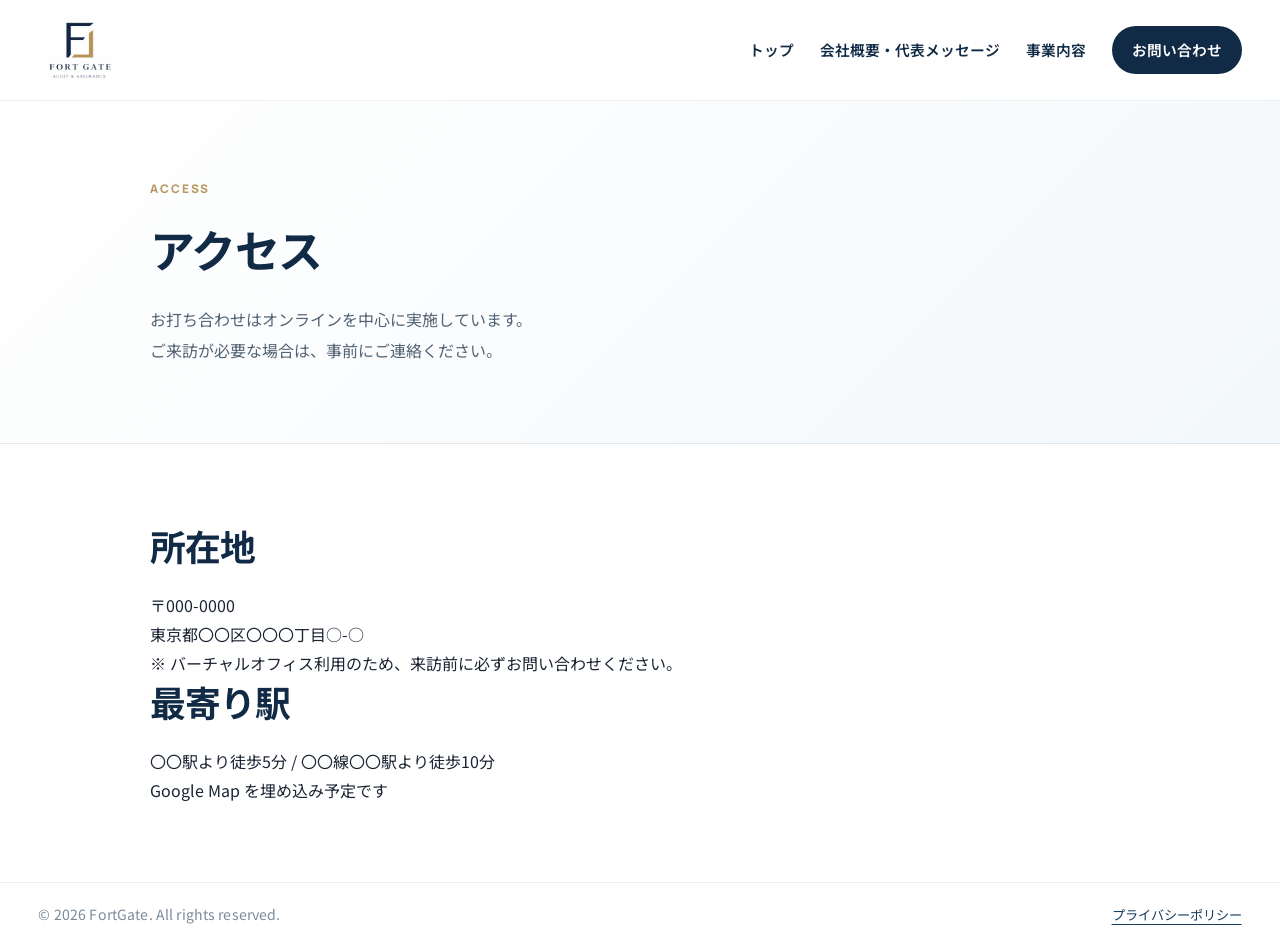
<file: access.html>
<!DOCTYPE html>
<html lang="ja">
  <head>
    <meta charset="UTF-8" />
    <meta name="viewport" content="width=device-width, initial-scale=1.0" />
    <meta
      name="description"
      content="FortGateのアクセス情報です。打ち合わせはオンライン中心で対応し、必要に応じて所在地情報をご案内しています。"
    />
    <title>アクセス | FortGate</title>
    <link rel="icon" type="image/png" href="assets/img/favicon.png" />
    <link rel="preconnect" href="https://fonts.googleapis.com" />
    <link rel="preconnect" href="https://fonts.gstatic.com" crossorigin />
    <link
      href="https://fonts.googleapis.com/css2?family=Manrope:wght@400;500;600;700;800&family=Noto+Sans+JP:wght@400;500;600;700;800&display=swap"
      rel="stylesheet"
    />
    <link rel="stylesheet" href="assets/css/style.css" />
  </head>
  <body>
    <a href="#main-content" class="skip-link">本文へ移動</a>
    <header class="site-header">
      <div class="container header-inner">
        <a href="index.html" class="brand" aria-label="FortGate ホーム">
          <img src="assets/img/logo.JPG" alt="FortGate" class="brand-logo" />
        </a>

        <button
          type="button"
          class="menu-toggle"
          aria-label="メニューを開く"
          aria-expanded="false"
          aria-controls="global-nav"
        >
          <span></span><span></span><span></span>
        </button>

        <nav id="global-nav" class="site-nav" aria-label="グローバルナビゲーション">
          <a href="index.html">トップ</a>
          <a href="company.html">会社概要・代表メッセージ</a>
          <a href="services.html">事業内容</a>
          <a href="contact.html" class="nav-cta">お問い合わせ</a>
        </nav>
      </div>
    </header>

    <main id="main-content">
      <section class="page-hero section-shell">
        <div class="container narrow">
          <p class="eyebrow dark fade-up">Access</p>
          <h1 class="fade-up">アクセス</h1>
          <p class="fade-up">
            お打ち合わせはオンラインを中心に実施しています。<br />
            ご来訪が必要な場合は、事前にご連絡ください。
          </p>
        </div>
      </section>

      <section class="section-shell">
        <div class="container narrow access-box">
          <div class="access-copy">
            <h2 class="fade-up">所在地</h2>
            <p class="fade-up">〒000-0000<br />東京都〇〇区〇〇〇丁目○-○</p>
            <p class="fade-up">
              ※ バーチャルオフィス利用のため、来訪前に必ずお問い合わせください。
            </p>

            <h2 class="fade-up">最寄り駅</h2>
            <p class="fade-up">〇〇駅より徒歩5分 / 〇〇線〇〇駅より徒歩10分</p>
          </div>

          <div class="map-placeholder fade-up">Google Map を埋め込み予定です</div>
        </div>
      </section>
    </main>

    <footer class="site-footer">
      <div class="container footer-meta-simple has-link">
        <small>© 2026 FortGate. All rights reserved.</small>
        <a href="privacy.html" class="footer-privacy-link">プライバシーポリシー</a>
      </div>
    </footer>

    <script src="assets/js/main.js"></script>
  </body>
</html>
</file>
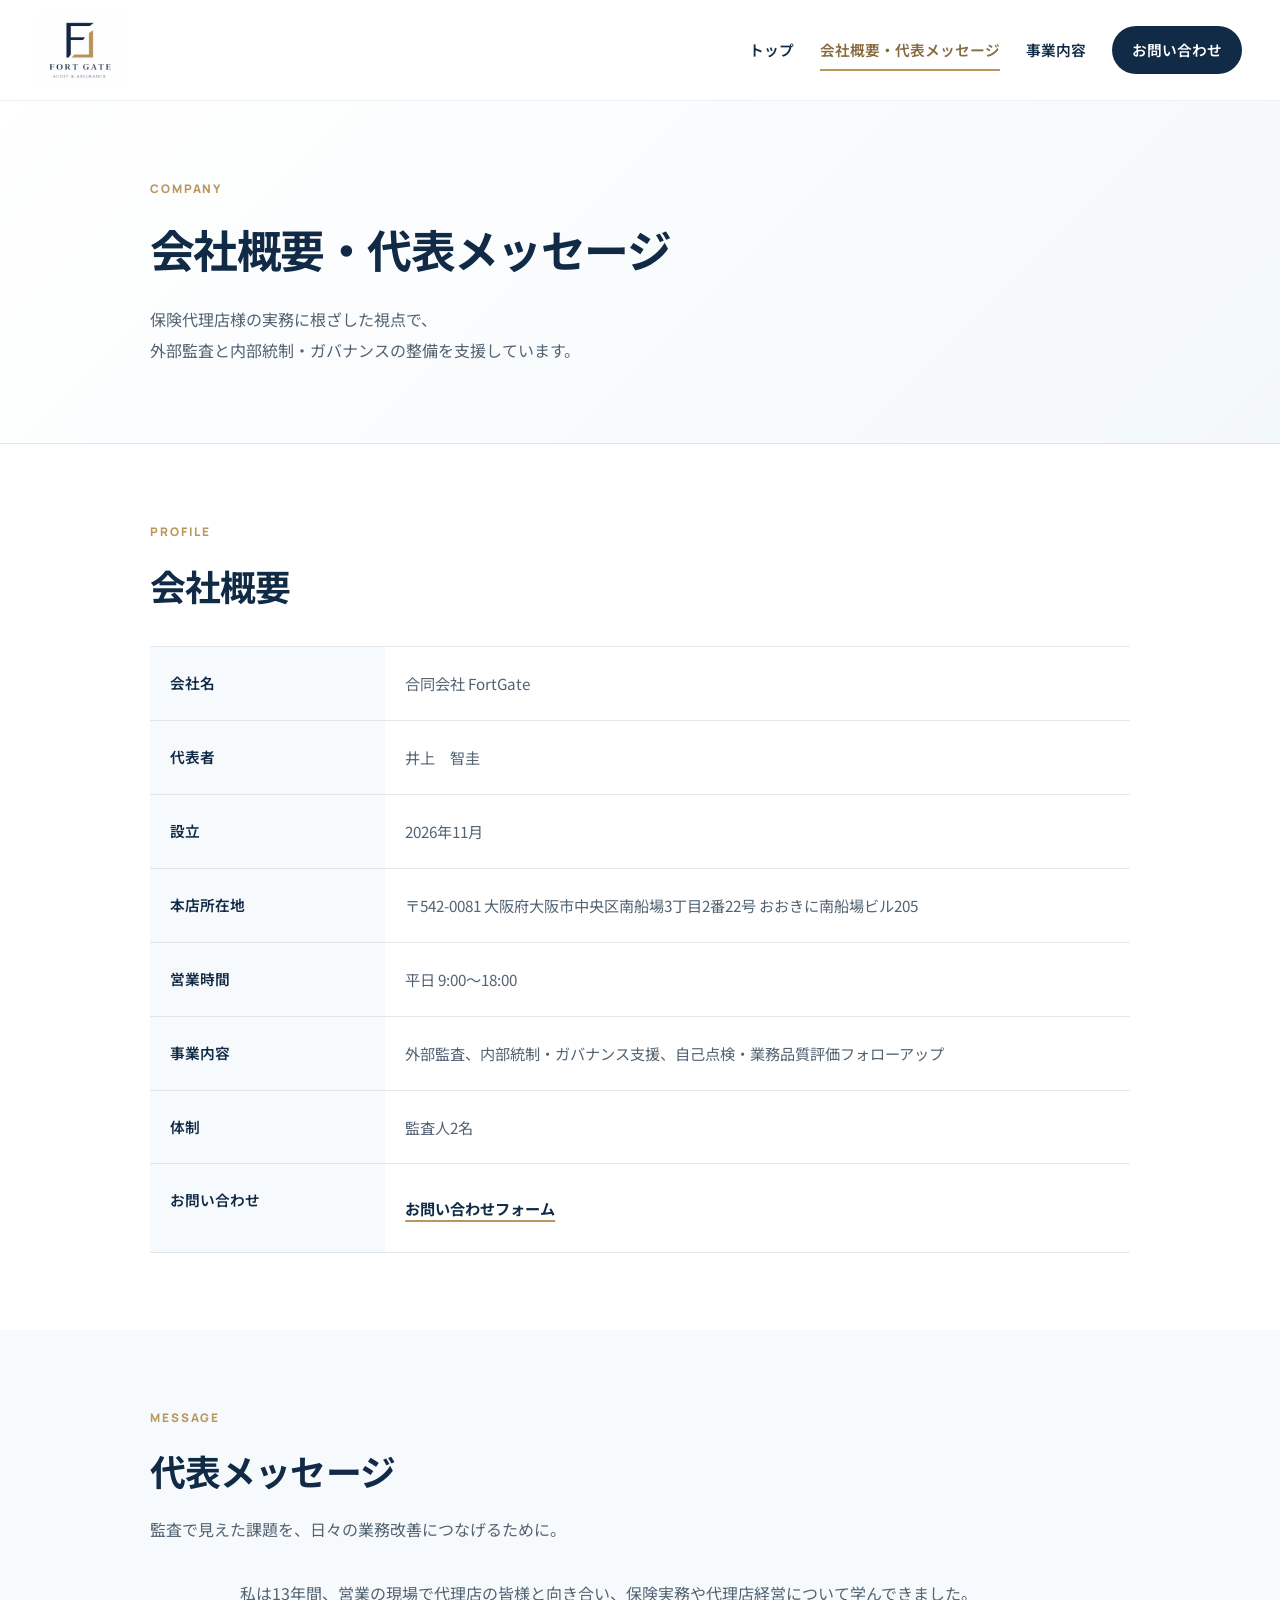
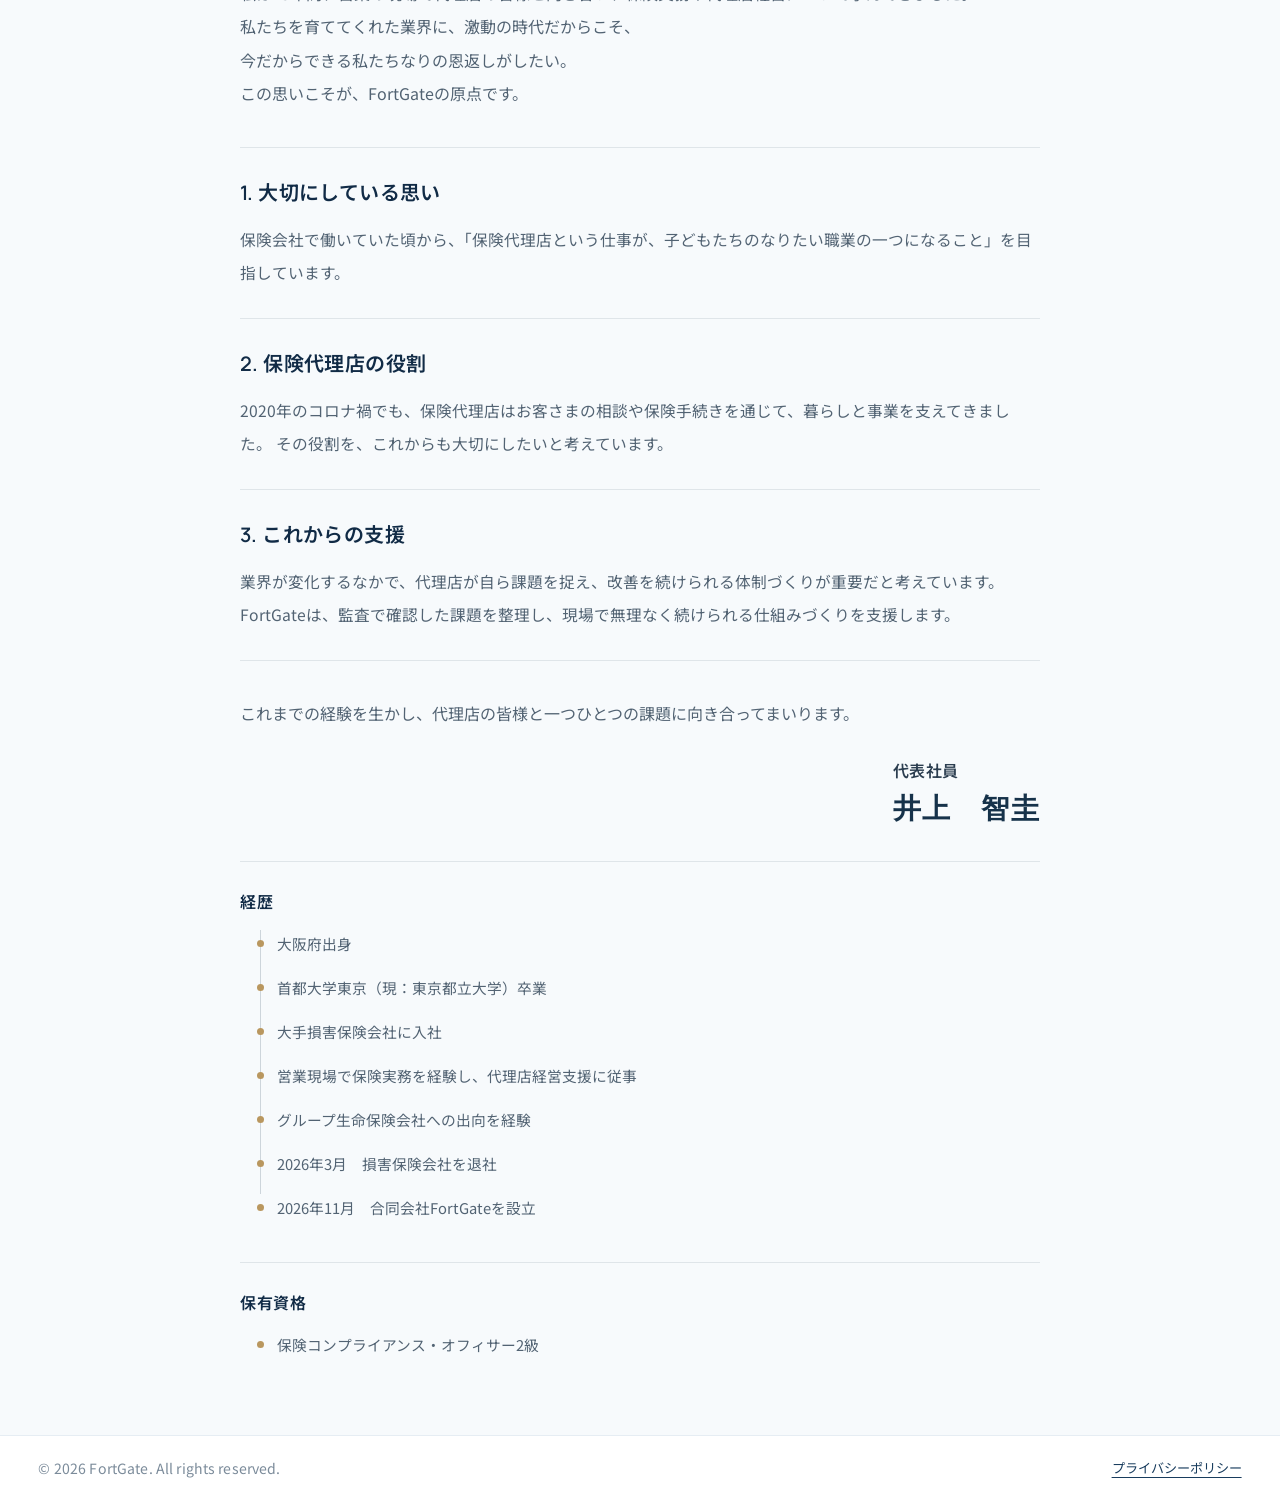
<file: company.html>
<!DOCTYPE html>
<html lang="ja" class="no-js">
  <head>
    <meta charset="UTF-8" />
    <meta name="viewport" content="width=device-width, initial-scale=1.0" />
    <meta
      name="description"
      content="FortGateの会社概要と代表メッセージ。保険代理店様の実務に根ざした外部監査、内部統制・ガバナンス支援をご案内します。"
    />
    <title>会社概要・代表メッセージ | FortGate</title>
    <link rel="icon" type="image/png" href="assets/img/favicon.png" />

    <script>
      document.documentElement.classList.replace("no-js", "js");
    </script>

    <link rel="preconnect" href="https://fonts.googleapis.com" />
    <link rel="preconnect" href="https://fonts.gstatic.com" crossorigin />
    <link
      href="https://fonts.googleapis.com/css2?family=Manrope:wght@400;500;600;700;800&family=Noto+Sans+JP:wght@400;500;600;700;800&display=swap"
      rel="stylesheet"
    />
    <link rel="stylesheet" href="assets/css/style.css" />
  </head>

  <body>
    <a href="#main-content" class="skip-link">本文へ移動</a>

    <header class="site-header">
      <div class="container header-inner">
        <a href="index.html" class="brand" aria-label="FortGate ホーム">
          <img src="assets/img/logo.JPG" alt="FortGate" class="brand-logo" />
        </a>

        <button
          type="button"
          class="menu-toggle"
          aria-label="メニューを開く"
          aria-expanded="false"
          aria-controls="global-nav"
        >
          <span></span><span></span><span></span>
        </button>

        <nav id="global-nav" class="site-nav" aria-label="グローバルナビゲーション">
          <a href="index.html">トップ</a>
          <a href="company.html" class="active" aria-current="page">会社概要・代表メッセージ</a>
          <a href="services.html">事業内容</a>
          <a href="contact.html" class="nav-cta">お問い合わせ</a>
        </nav>
      </div>
    </header>

    <main id="main-content">
      <section class="page-hero section-shell">
        <div class="container narrow">
          <p class="eyebrow dark fade-up">Company</p>
          <h1 class="fade-up">会社概要・代表メッセージ</h1>
          <p class="fade-up">
            保険代理店様の実務に根ざした視点で、<br />
            外部監査と内部統制・ガバナンスの整備を支援しています。
          </p>
        </div>
      </section>

      <section class="section-shell">
        <div class="container narrow">
          <div class="section-head">
            <p class="eyebrow dark fade-up">Profile</p>
            <h2 class="fade-up">会社概要</h2>
          </div>

          <table class="info-table fade-up">
            <tbody>
              <tr>
                <th>会社名</th>
                <td>合同会社 FortGate</td>
              </tr>
              <tr>
                <th>代表者</th>
                <td>井上　智圭</td>
              </tr>
              <tr>
                <th>設立</th>
                <td>2026年11月</td>
              </tr>
              <tr>
                <th>本店所在地</th>
                <td>〒542-0081 大阪府大阪市中央区南船場3丁目2番22号 おおきに南船場ビル205</td>
              </tr>
              <tr>
                <th>営業時間</th>
                <td>平日 9:00〜18:00</td>
              </tr>
              <tr>
                <th>事業内容</th>
                <td>外部監査、内部統制・ガバナンス支援、自己点検・業務品質評価フォローアップ</td>
              </tr>
              <tr>
                <th>体制</th>
                <td>監査人2名</td>
              </tr>
              <tr>
                <th>お問い合わせ</th>
                <td><a href="contact.html" class="text-link">お問い合わせフォーム</a></td>
              </tr>
            </tbody>
          </table>
        </div>
      </section>

      <section id="message" class="section-shell section-alt">
        <div class="container narrow">
          <div class="section-head">
            <p class="eyebrow dark fade-up">Message</p>
            <h2 class="fade-up">代表メッセージ</h2>
            <p class="fade-up">監査で見えた課題を、日々の業務改善につなげるために。</p>
          </div>

          <div class="message-box">
           <p class="fade-up">
  私は13年間、営業の現場で代理店の皆様と向き合い、保険実務や代理店経営について学んできました。<br />
  私たちを育ててくれた業界に、激動の時代だからこそ、<br />
  今だからできる私たちなりの恩返しがしたい。<br />
  この思いこそが、FortGateの原点です。
</p>

            <div class="message-points fade-up">
              <article class="message-point">
                <h3>1. 大切にしている思い</h3>
                <p>
                  保険会社で働いていた頃から、「保険代理店という仕事が、子どもたちのなりたい職業の一つになること」を目指しています。
                </p>
              </article>

              <article class="message-point">
                <h3>2. 保険代理店の役割</h3>
                <p>
                  2020年のコロナ禍でも、保険代理店はお客さまの相談や保険手続きを通じて、暮らしと事業を支えてきました。
                  その役割を、これからも大切にしたいと考えています。
                </p>
              </article>

              <article class="message-point">
                <h3>3. これからの支援</h3>
                <p>
                  業界が変化するなかで、代理店が自ら課題を捉え、改善を続けられる体制づくりが重要だと考えています。
                  FortGateは、監査で確認した課題を整理し、現場で無理なく続けられる仕組みづくりを支援します。
                </p>
              </article>
            </div>

            <p class="fade-up">
              これまでの経験を生かし、代理店の皆様と一つひとつの課題に向き合ってまいります。
            </p>

            <p class="message-signature-block">
  <span class="message-title">代表社員</span>
  <span class="message-signature">井上　智圭</span>
</p>
          </div>

          <div class="profile-extra fade-up">
            <h3>経歴</h3>
            <ul class="career-list">
              <li>大阪府出身</li>
              <li>首都大学東京（現：東京都立大学）卒業</li>
              <li>大手損害保険会社に入社</li>
              <li>営業現場で保険実務を経験し、代理店経営支援に従事</li>
              <li>グループ生命保険会社への出向を経験</li>
              <li>2026年3月　損害保険会社を退社</li>
              <li>2026年11月　合同会社FortGateを設立</li>
            </ul>
          </div>

          <div class="profile-extra fade-up">
            <h3>保有資格</h3>
            <ul class="cert-list">
              <li>保険コンプライアンス・オフィサー2級</li>
              <!-- 取得後に追加
              <li>金融内部監査士</li>
              -->
            </ul>
          </div>
        </div>
      </section>
    </main>

    <footer class="site-footer">
      <div class="container footer-meta-simple has-link">
        <small>© 2026 FortGate. All rights reserved.</small>
        <a href="privacy.html" class="footer-privacy-link">プライバシーポリシー</a>
      </div>
    </footer>

    <script src="assets/js/main.js"></script>
  </body>
</html>
</file>
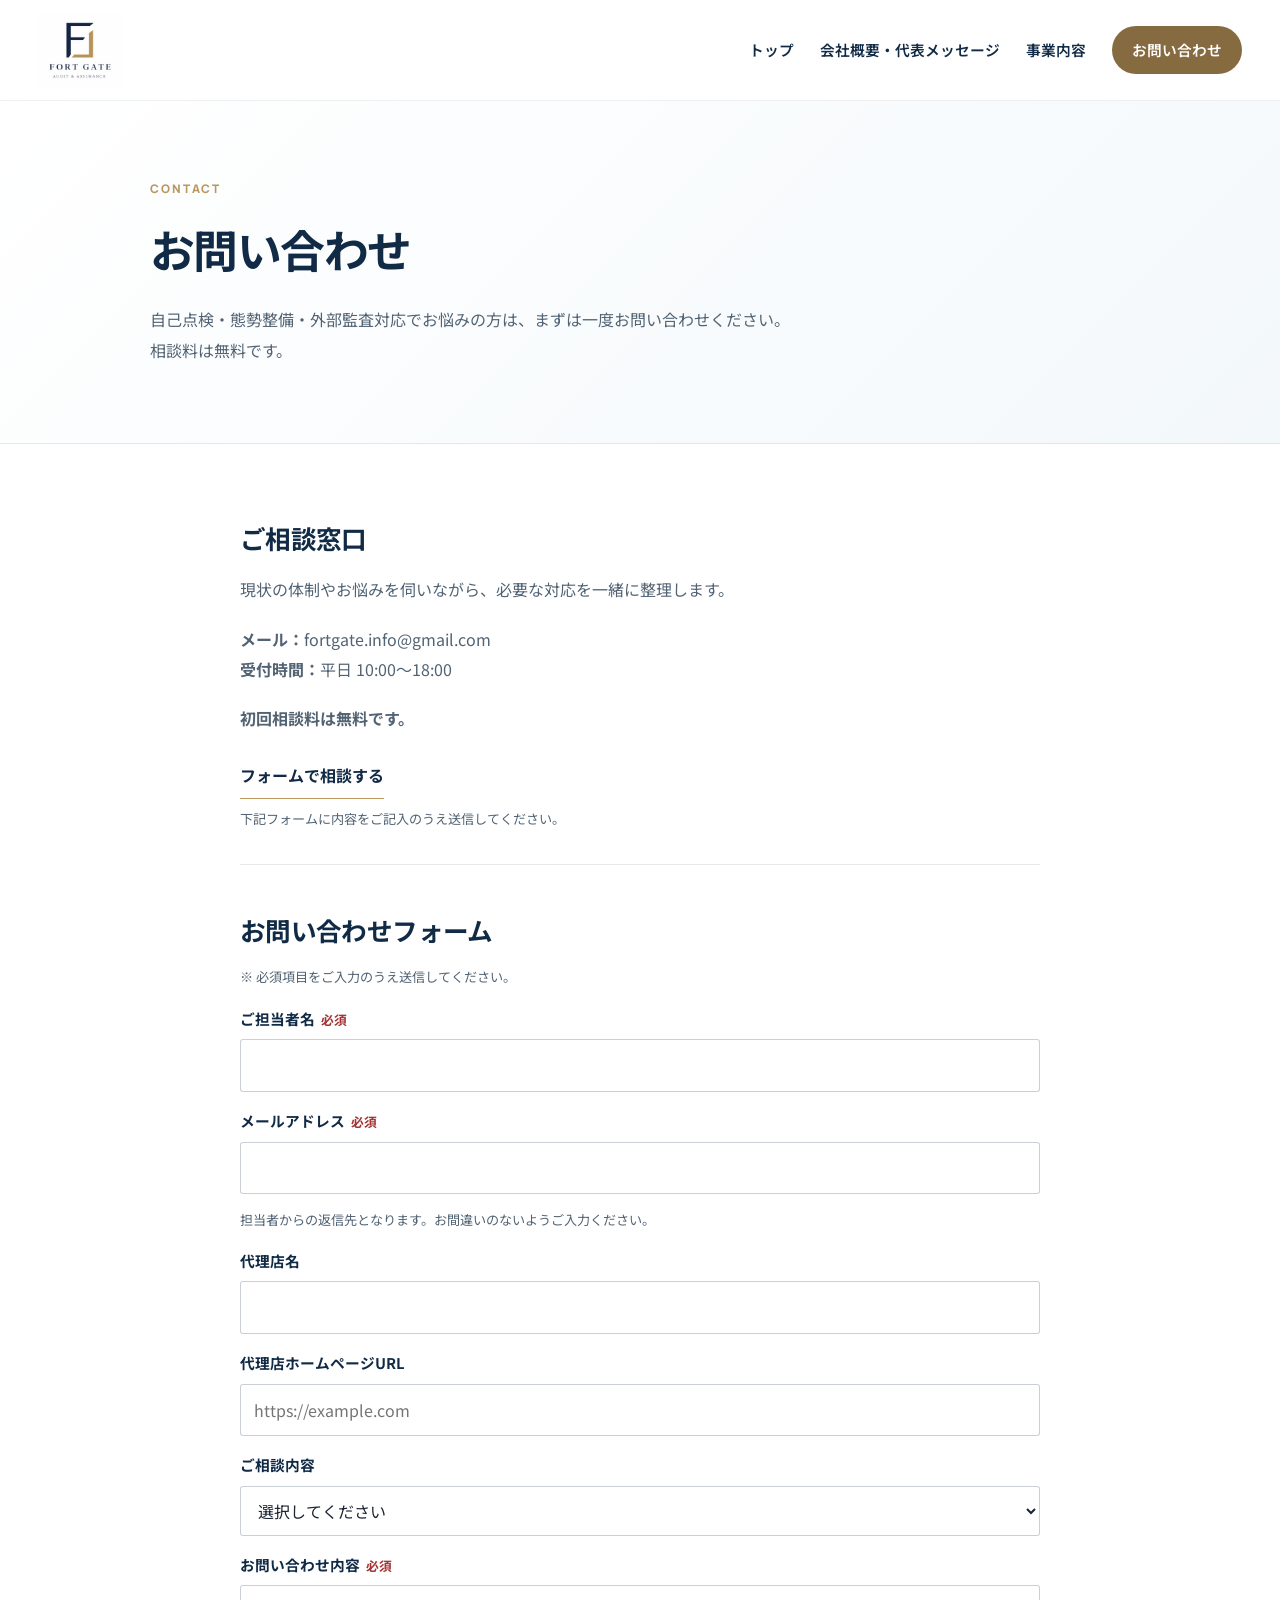
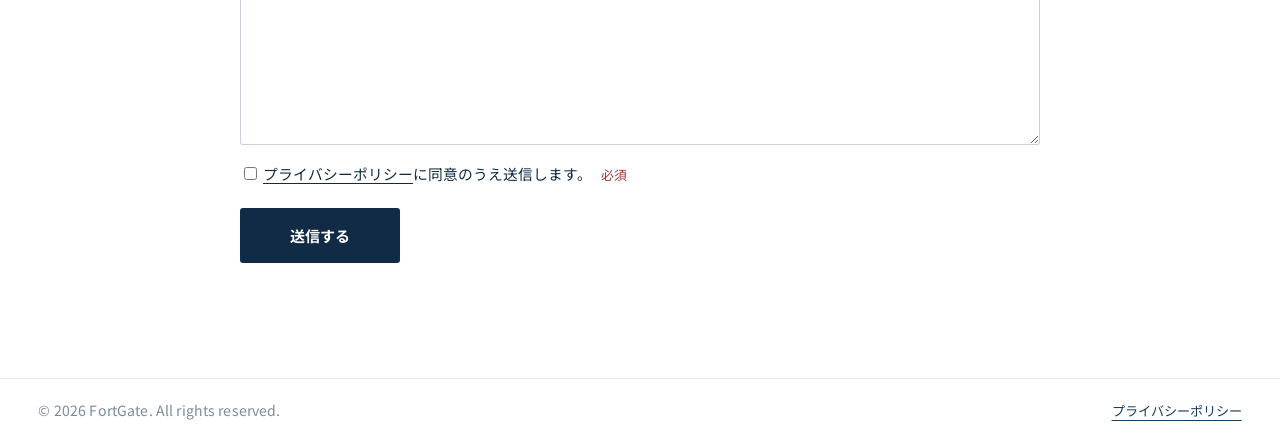
<file: contact.html>
<!DOCTYPE html>
<html lang="ja">
  <head>
    <meta charset="UTF-8" />
    <meta name="viewport" content="width=device-width, initial-scale=1.0" />
    <meta
      name="description"
      content="自己点検・態勢整備・外部監査対応のご相談を受け付けています。FortGateは初回相談無料です。"
    />
    <title>お問い合わせ | FortGate</title>
    <link rel="icon" type="image/png" href="assets/img/favicon.png" />
    <link rel="preconnect" href="https://fonts.googleapis.com" />
    <link rel="preconnect" href="https://fonts.gstatic.com" crossorigin />
    <link
      href="https://fonts.googleapis.com/css2?family=Manrope:wght@400;500;600;700;800&family=Noto+Sans+JP:wght@400;500;600;700;800&display=swap"
      rel="stylesheet"
    />
    <link rel="stylesheet" href="assets/css/style.css" />

  </head>
  <body>
    <a href="#main-content" class="skip-link">本文へ移動</a>
    <header class="site-header">
      <div class="container header-inner">
        <a href="index.html" class="brand" aria-label="FortGate ホーム">
          <img src="assets/img/logo.JPG" alt="FortGate" class="brand-logo" />
        </a>

        <button
          type="button"
          class="menu-toggle"
          aria-label="メニューを開く"
          aria-expanded="false"
          aria-controls="global-nav"
        >
          <span></span><span></span><span></span>
        </button>

        <nav id="global-nav" class="site-nav" aria-label="グローバルナビゲーション">
          <a href="index.html">トップ</a>
          <a href="company.html">会社概要・代表メッセージ</a>
          <a href="services.html">事業内容</a>
          <a href="contact.html" class="nav-cta active" aria-current="page">お問い合わせ</a>
        </nav>
      </div>
    </header>

    <main id="main-content">
      <section class="page-hero section-shell">
        <div class="container narrow">
          <p class="eyebrow dark">Contact</p>
          <h1>お問い合わせ</h1>
          <p>
            自己点検・態勢整備・外部監査対応でお悩みの方は、まずは一度お問い合わせください。<br />
            相談料は無料です。
          </p>
        </div>
      </section>

      <section class="section-shell">
        <div class="container narrow contact-box">
          <div class="contact-card">
            <h2>ご相談窓口</h2>
            <p class="contact-lead">
              現状の体制やお悩みを伺いながら、必要な対応を一緒に整理します。
            </p>
            <p><strong>メール：</strong>fortgate.info@gmail.com</p>
            <p><strong>受付時間：</strong>平日 10:00〜18:00</p>

            <p class="contact-free-note">初回相談料は無料です。</p>

            <div class="line-cta">
              <a href="#contact-form" class="line-btn">
                フォームで相談する
              </a>
              <p class="line-note">下記フォームに内容をご記入のうえ送信してください。</p>
            </div>
          </div>

          <div class="contact-form-box">
            <h2>お問い合わせフォーム</h2>
            <p class="form-help">※ 必須項目をご入力のうえ送信してください。</p>

            <form
              id="contact-form"
              class="contact-form"
              action="https://formspree.io/f/xoeeeolr"
              method="POST"
              data-contact-form
            >
              <div class="form-honeypot" aria-hidden="true">
                <label for="company-website">ウェブサイト</label>
                <input
                  id="company-website"
                  name="_gotcha"
                  type="text"
                  tabindex="-1"
                  autocomplete="off"
                />
              </div>
              <div class="form-row">
                <label for="name">ご担当者名<span class="required">必須</span></label>
                <input id="name" name="name" type="text" autocomplete="name" required />
              </div>

              <div class="form-row">
                <label for="email">メールアドレス<span class="required">必須</span></label>
                <input id="email" name="email" type="email" autocomplete="email" aria-describedby="email-help" required />
                <p id="email-help" class="form-help">担当者からの返信先となります。お間違いのないようご入力ください。</p>
              </div>

              <div class="form-row">
                <label for="agency">代理店名</label>
                <input id="agency" name="agency" type="text" />
              </div>

              <div class="form-row">
                <label for="agency-url">代理店ホームページURL</label>
                <input id="agency-url" name="agency_url" type="url" placeholder="https://example.com" />
              </div>

              <div class="form-row">
                <label for="category">ご相談内容</label>
                <select id="category" name="category">
                  <option value="">選択してください</option>
                  <option value="self-check">自己点検</option>
                  <option value="system">態勢整備</option>
                  <option value="external-audit">外部監査対応</option>
                  <option value="other">その他</option>
                </select>
              </div>

              <div class="form-row">
                <label for="message">お問い合わせ内容<span class="required">必須</span></label>
                <textarea id="message" name="message" required></textarea>
              </div>

              <div class="form-consent">
                <label for="privacy-consent">
                  <input id="privacy-consent" name="privacy_consent" type="checkbox" value="agreed" required />
                  <span class="consent-copy"><a href="privacy.html">プライバシーポリシー</a>に同意のうえ送信します。</span>
                  <span class="required">必須</span>
                </label>
              </div>

              <div class="form-submit">
                <button type="submit" class="btn btn-primary">送信する</button>
              </div>
              <p class="form-status" data-form-status role="status" aria-live="polite"></p>
            </form>
          </div>
        </div>
      </section>
    </main>

    <footer class="site-footer">
      <div class="container footer-meta-simple has-link">
        <small>© 2026 FortGate. All rights reserved.</small>
        <a href="privacy.html" class="footer-privacy-link">プライバシーポリシー</a>
      </div>
    </footer>

    <script src="assets/js/main.js"></script>
  </body>
</html>
</file>
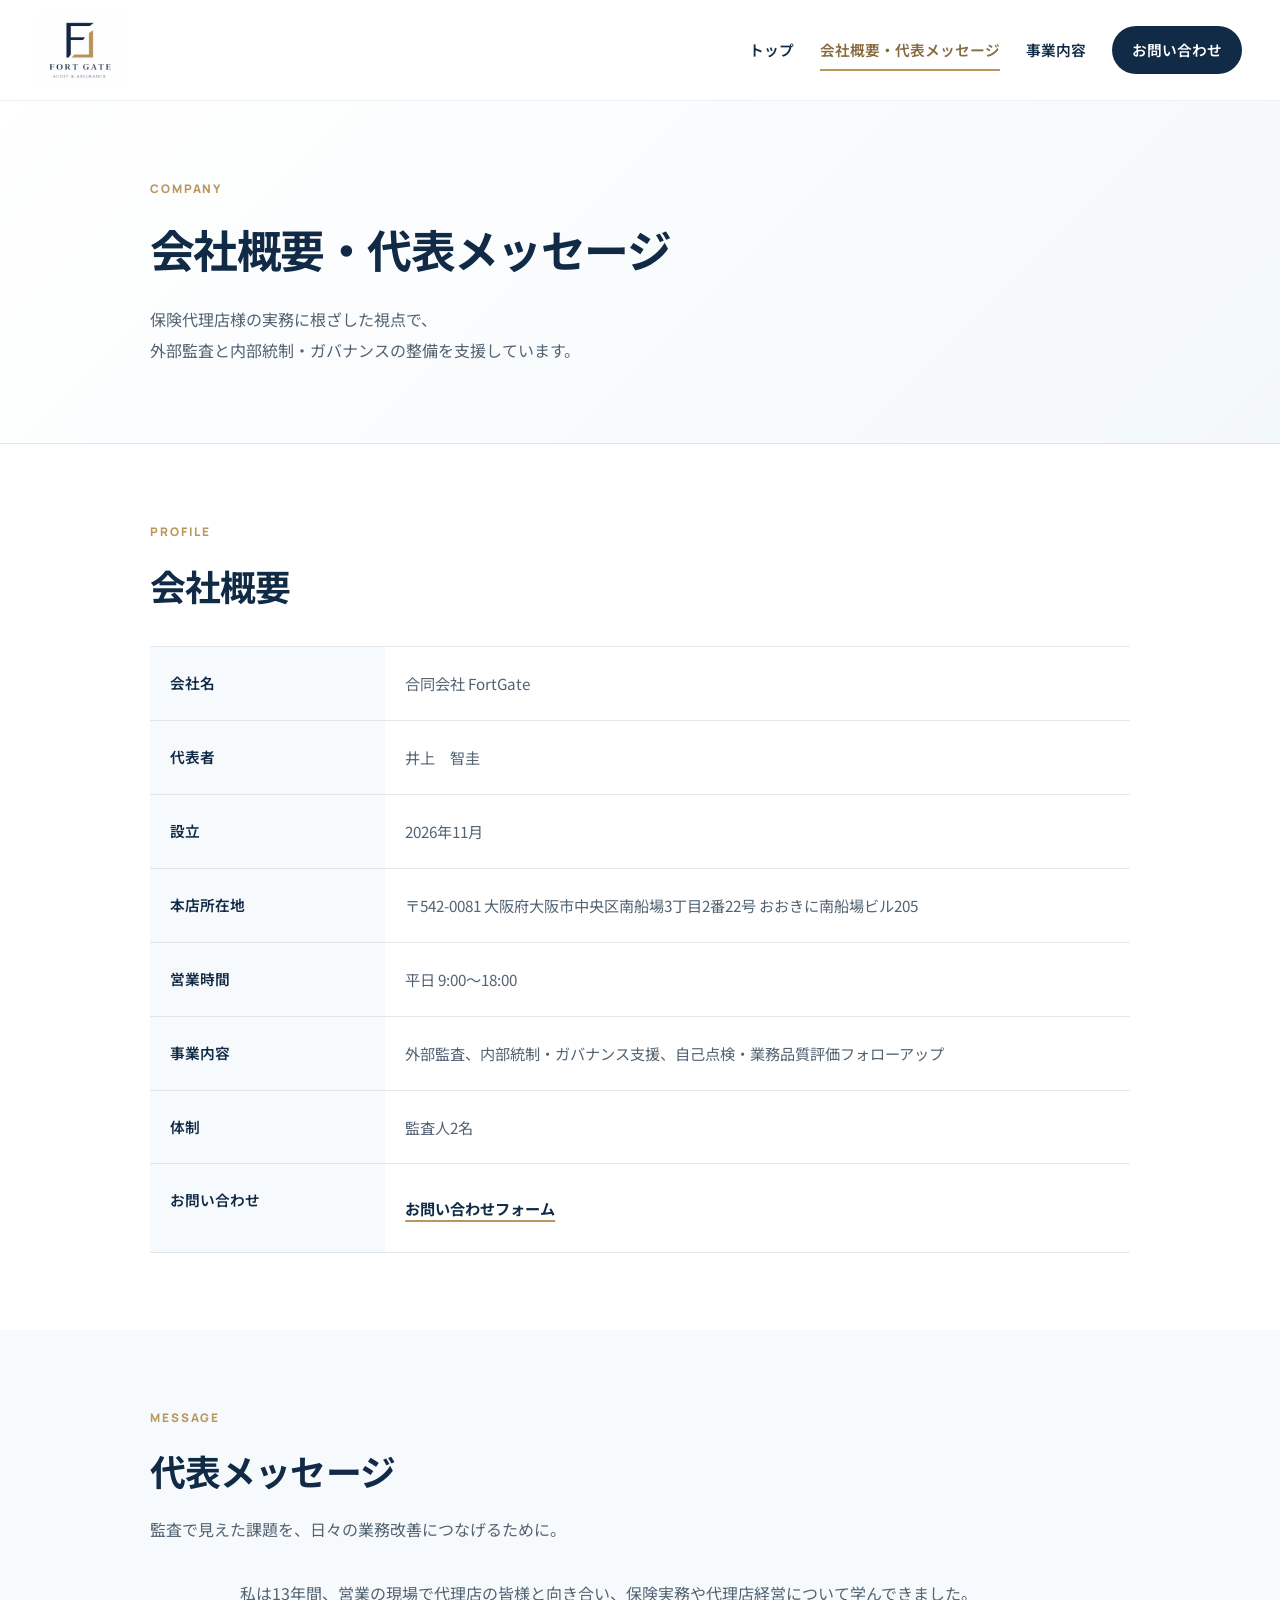
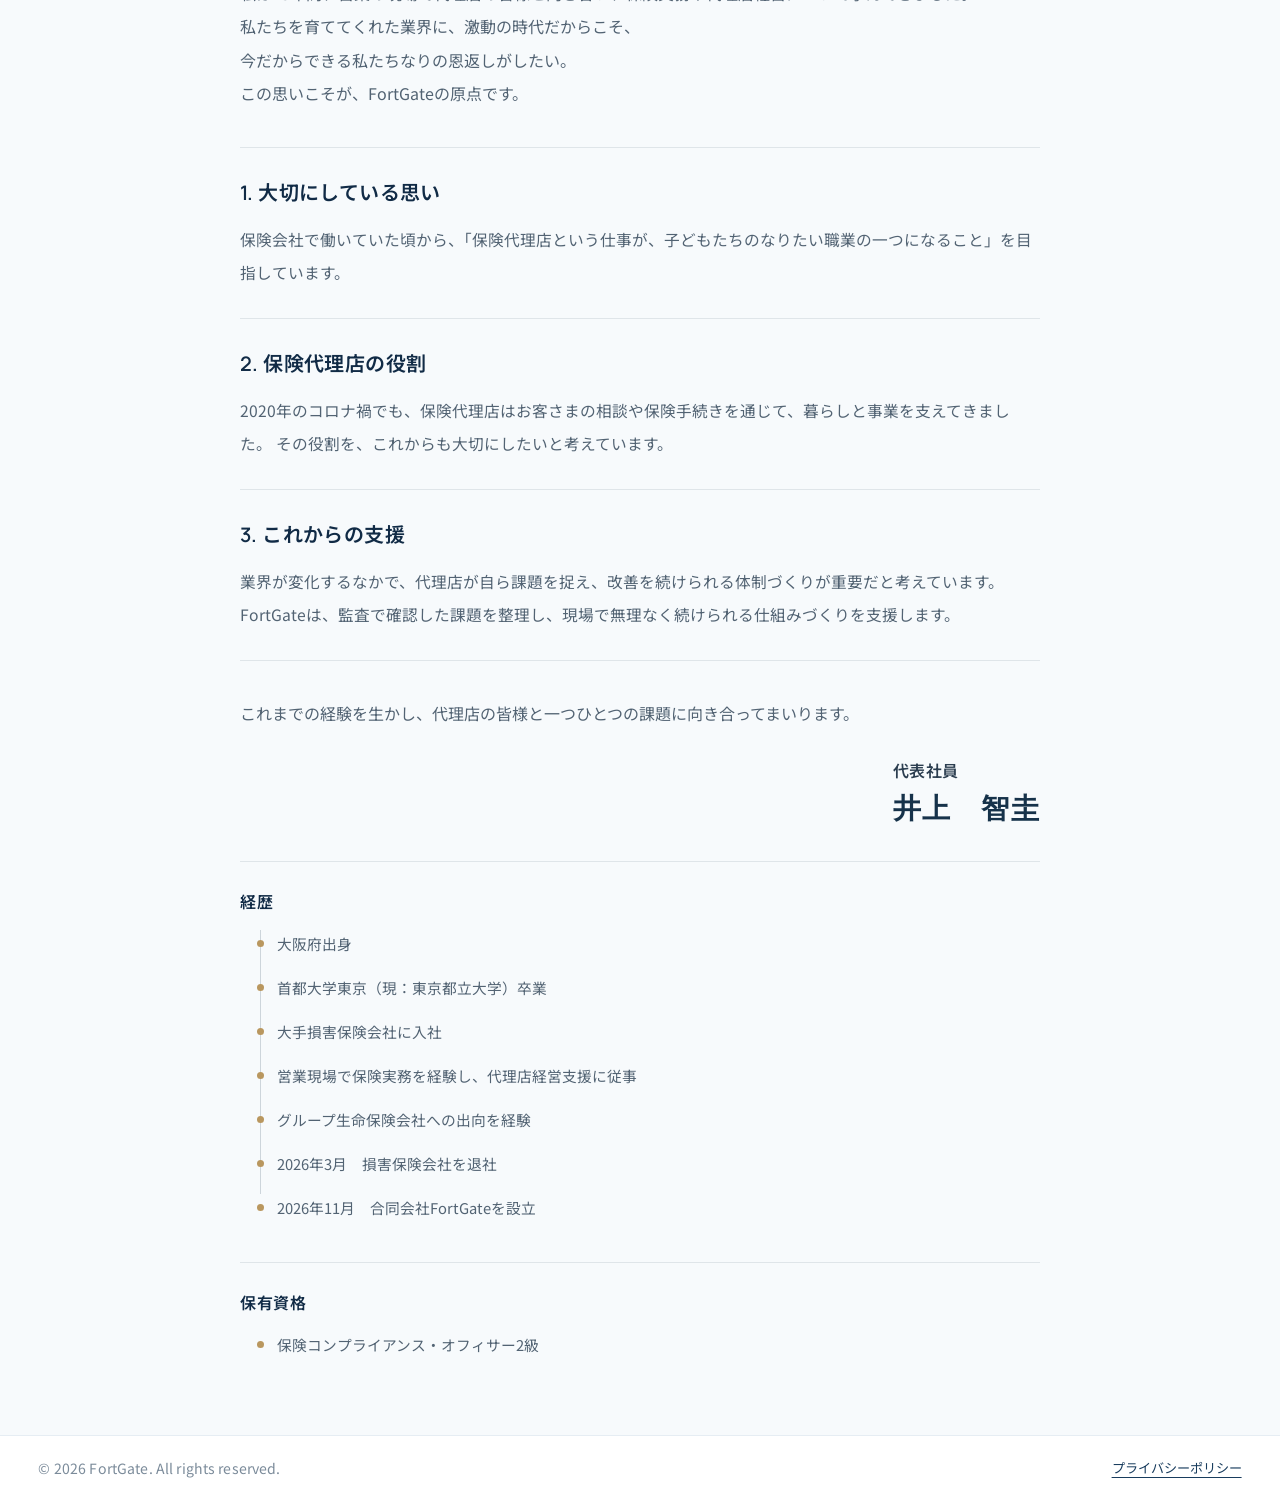
<file: message.html>
<!DOCTYPE html>
<html lang="ja">
  <head>
    <meta charset="UTF-8" />
    <meta http-equiv="refresh" content="0; url=company.html#message" />
    <meta name="viewport" content="width=device-width, initial-scale=1.0" />
    <title>代表メッセージへ移動します | FortGate</title>
    <link rel="icon" type="image/png" href="assets/img/favicon.png" />
    <link rel="stylesheet" href="assets/css/style.css" />
    <script>
      window.location.replace("company.html#message");
    </script>
  </head>
  <body>
    <p>代表メッセージは会社概要ページに掲載しています。自動で移動しない場合は、<a href="company.html#message">代表メッセージをご覧ください</a>。</p>
    <footer class="site-footer">
      <div class="container footer-meta-simple has-link">
        <small>© 2026 FortGate. All rights reserved.</small>
        <a href="privacy.html" class="footer-privacy-link">プライバシーポリシー</a>
      </div>
    </footer>
  </body>
</html>
</file>
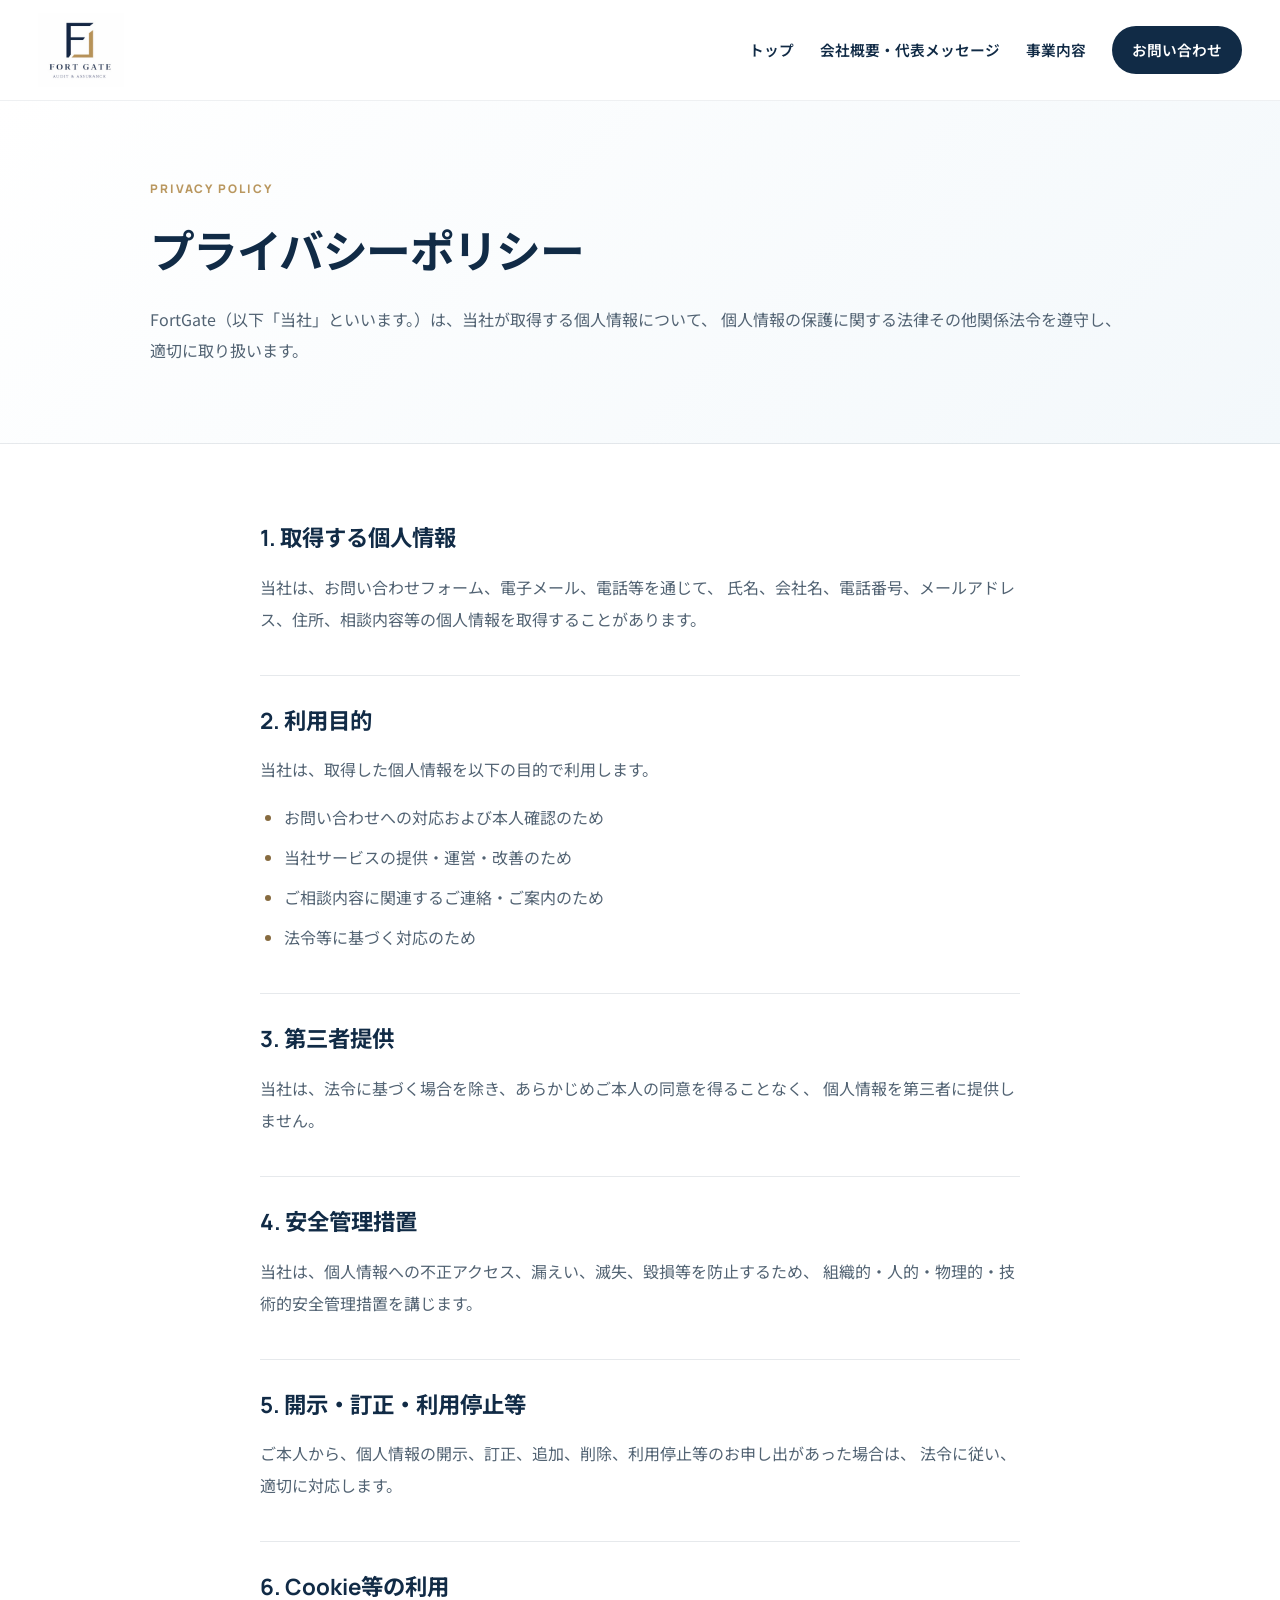
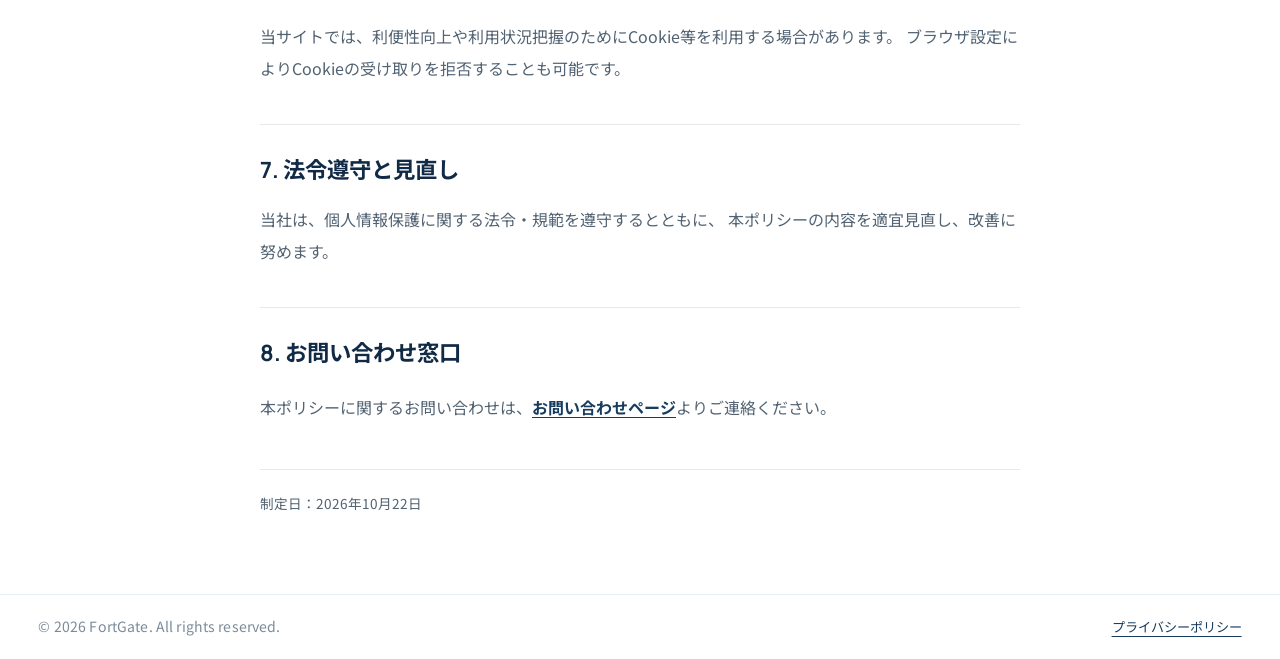
<file: privacy.html>
<!DOCTYPE html>
<html lang="ja" class="no-js">
  <head>
    <meta charset="UTF-8" />
    <meta name="viewport" content="width=device-width, initial-scale=1.0" />
    <meta
      name="description"
      content="FortGateのプライバシーポリシー。個人情報の取得、利用目的、第三者提供、開示等の請求手続きについてご案内します。"
    />
    <title>プライバシーポリシー | FortGate</title>
    <link rel="icon" type="image/png" href="assets/img/favicon.png" />

    <script>
      document.documentElement.classList.replace("no-js", "js");
    </script>

    <link rel="preconnect" href="https://fonts.googleapis.com" />
    <link rel="preconnect" href="https://fonts.gstatic.com" crossorigin />
    <link
      href="https://fonts.googleapis.com/css2?family=Manrope:wght@400;500;600;700;800&family=Noto+Sans+JP:wght@400;500;600;700;800&display=swap"
      rel="stylesheet"
    />

    <link rel="stylesheet" href="assets/css/style.css?v=home-motion-01" />
  </head>

  <body>
    <a href="#main-content" class="skip-link">本文へ移動</a>

    <header class="site-header">
      <div class="container header-inner">
        <a href="index.html" class="brand" aria-label="FortGate ホーム">
          <img src="assets/img/logo.JPG" alt="FortGate" class="brand-logo" />
        </a>

        <button
          type="button"
          class="menu-toggle"
          aria-label="メニューを開く"
          aria-expanded="false"
          aria-controls="global-nav"
        >
          <span></span>
          <span></span>
          <span></span>
        </button>

        <nav id="global-nav" class="site-nav" aria-label="グローバルナビゲーション">
          <a href="index.html">トップ</a>
          <a href="company.html">会社概要・代表メッセージ</a>
          <a href="services.html">事業内容</a>
          <a href="contact.html" class="nav-cta">お問い合わせ</a>
        </nav>
      </div>
    </header>

    <main id="main-content">
      <section class="page-hero section-shell" aria-labelledby="privacy-heading">
        <div class="container narrow">
          <p class="eyebrow">Privacy Policy</p>
          <h1 id="privacy-heading">プライバシーポリシー</h1>
          <p>
            FortGate（以下「当社」といいます。）は、当社が取得する個人情報について、
            個人情報の保護に関する法律その他関係法令を遵守し、適切に取り扱います。
          </p>
        </div>
      </section>

      <section class="section-shell">
        <div class="container narrow policy-content">
          <h2>1. 取得する個人情報</h2>
          <p>
            当社は、お問い合わせフォーム、電子メール、電話等を通じて、
            氏名、会社名、電話番号、メールアドレス、住所、相談内容等の個人情報を取得することがあります。
          </p>

          <h2>2. 利用目的</h2>
          <p>当社は、取得した個人情報を以下の目的で利用します。</p>
          <ul>
            <li>お問い合わせへの対応および本人確認のため</li>
            <li>当社サービスの提供・運営・改善のため</li>
            <li>ご相談内容に関連するご連絡・ご案内のため</li>
            <li>法令等に基づく対応のため</li>
          </ul>

          <h2>3. 第三者提供</h2>
          <p>
            当社は、法令に基づく場合を除き、あらかじめご本人の同意を得ることなく、
            個人情報を第三者に提供しません。
          </p>

          <h2>4. 安全管理措置</h2>
          <p>
            当社は、個人情報への不正アクセス、漏えい、滅失、毀損等を防止するため、
            組織的・人的・物理的・技術的安全管理措置を講じます。
          </p>

          <h2>5. 開示・訂正・利用停止等</h2>
          <p>
            ご本人から、個人情報の開示、訂正、追加、削除、利用停止等のお申し出があった場合は、
            法令に従い、適切に対応します。
          </p>

          <h2>6. Cookie等の利用</h2>
          <p>
            当サイトでは、利便性向上や利用状況把握のためにCookie等を利用する場合があります。
            ブラウザ設定によりCookieの受け取りを拒否することも可能です。
          </p>

          <h2>7. 法令遵守と見直し</h2>
          <p>
            当社は、個人情報保護に関する法令・規範を遵守するとともに、
            本ポリシーの内容を適宜見直し、改善に努めます。
          </p>

          <h2>8. お問い合わせ窓口</h2>
          <p>
            本ポリシーに関するお問い合わせは、<a href="contact.html" class="text-link">お問い合わせページ</a>よりご連絡ください。
          </p>

          <p class="policy-date">制定日：2026年10月22日</p>
        </div>
      </section>
    </main>

    <footer class="site-footer">
      <div class="container footer-meta-simple has-link">
        <small>© 2026 FortGate. All rights reserved.</small>
        <a href="privacy.html" class="footer-privacy-link">プライバシーポリシー</a>
      </div>
    </footer>

    <script src="assets/js/main.js"></script>
  </body>
</html>
</file>
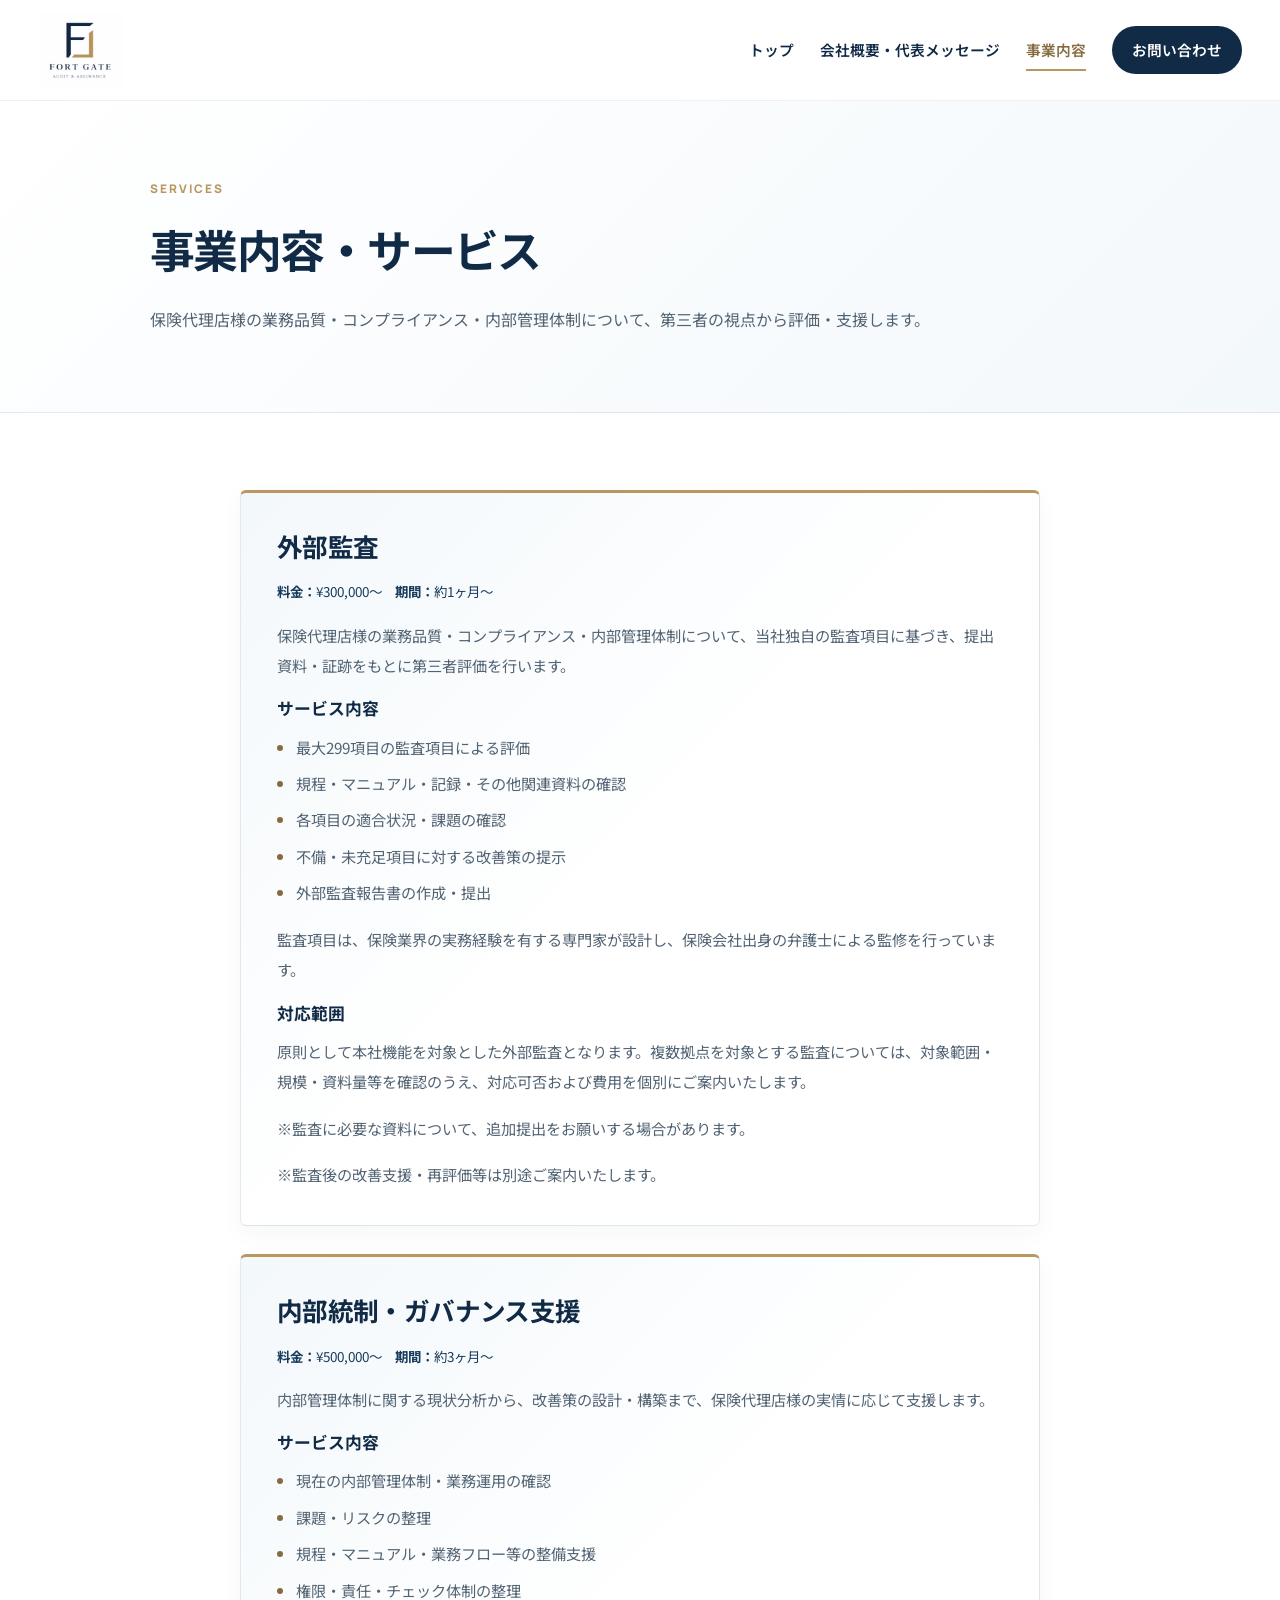
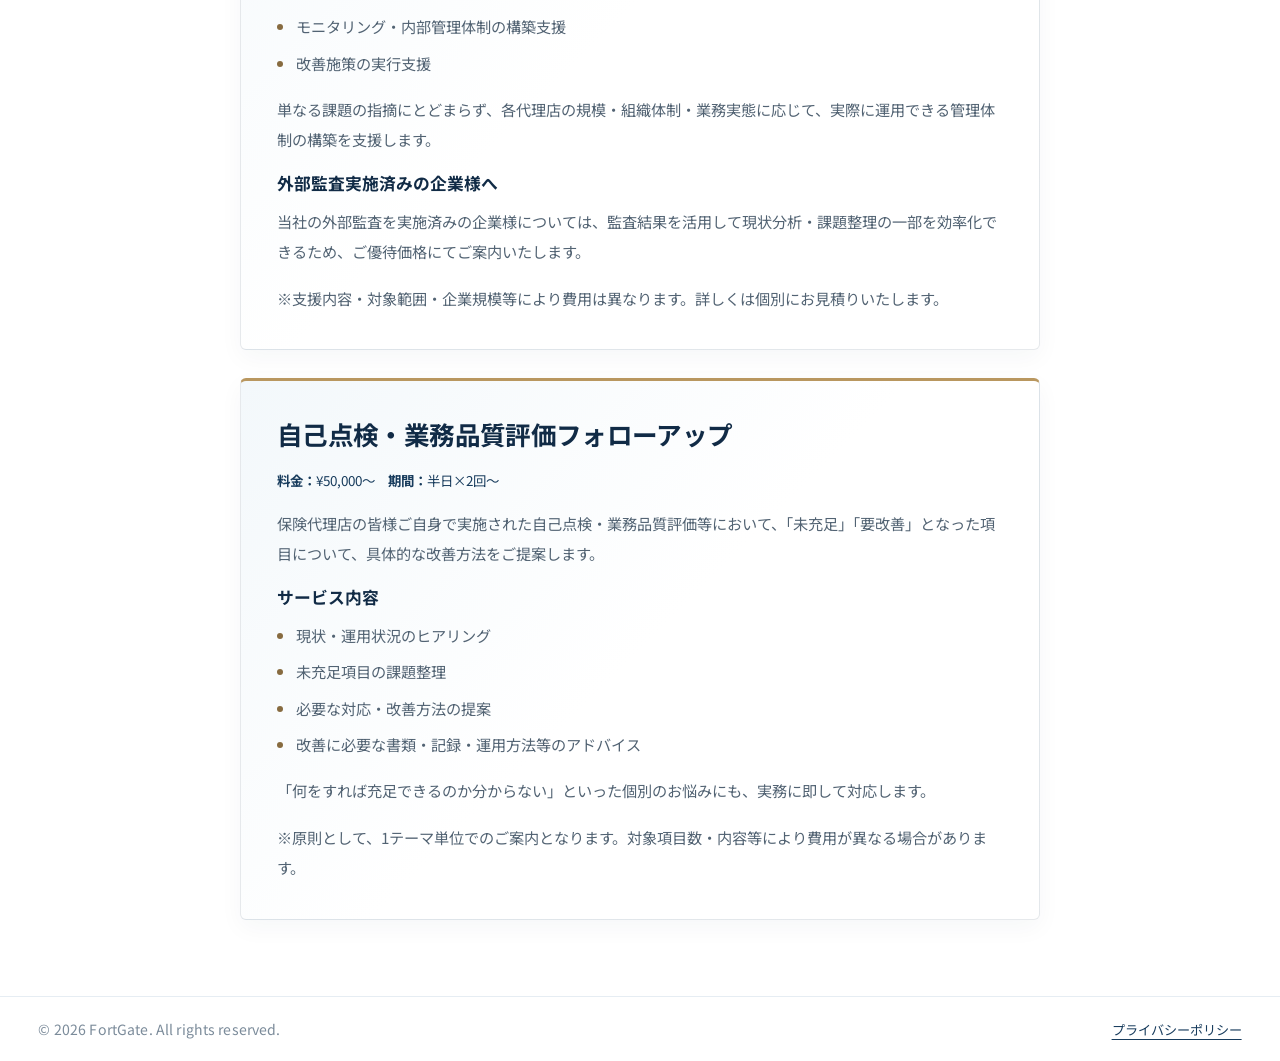
<file: services.html>
<!DOCTYPE html>
<html lang="ja">
  <head>
    <meta charset="UTF-8" />
    <meta name="viewport" content="width=device-width, initial-scale=1.0" />
    <meta
      name="description"
      content="保険代理店様向けに外部監査、内部統制・ガバナンス支援、自己点検・業務品質評価フォローアップを提供しています。"
    />
    <title>事業内容 | 保険代理店様向け監査サービス FortGate</title>
    <link rel="icon" type="image/png" href="assets/img/favicon.png" />
    <script>
      if (
        window.matchMedia("(max-width: 760px) and (prefers-reduced-motion: no-preference)").matches &&
        "IntersectionObserver" in window
      ) {
        document.documentElement.classList.add("service-reveal-enabled");
        window.setTimeout(() => {
          if (!document.documentElement.classList.contains("service-reveal-initialized")) {
            document.documentElement.classList.remove("service-reveal-enabled");
            console.warn("Service reveal did not initialize; displaying all service content.");
          }
        }, 4000);
      }
    </script>
    <link rel="preconnect" href="https://fonts.googleapis.com" />
    <link rel="preconnect" href="https://fonts.gstatic.com" crossorigin />
    <link
      href="https://fonts.googleapis.com/css2?family=Manrope:wght@400;500;600;700;800&family=Noto+Sans+JP:wght@400;500;600;700;800&display=swap"
      rel="stylesheet"
    />
    <link rel="stylesheet" href="assets/css/style.css" />
  </head>
  <body>
    <a href="#main-content" class="skip-link">本文へ移動</a>
    <header class="site-header">
      <div class="container header-inner">
        <a href="index.html" class="brand" aria-label="FortGate ホーム">
          <img src="assets/img/logo.JPG" alt="FortGate" class="brand-logo" />
        </a>

        <button
          type="button"
          class="menu-toggle"
          aria-label="メニューを開く"
          aria-expanded="false"
          aria-controls="global-nav"
        >
          <span></span><span></span><span></span>
        </button>

        <nav id="global-nav" class="site-nav" aria-label="グローバルナビゲーション">
          <a href="index.html">トップ</a>
          <a href="company.html">会社概要・代表メッセージ</a>
          <a href="services.html" class="active" aria-current="page">事業内容</a>
          <a href="contact.html" class="nav-cta">お問い合わせ</a>
        </nav>
      </div>
    </header>

    <main id="main-content">
      <section class="page-hero section-shell">
        <div class="container narrow">
          <p class="eyebrow dark">Services</p>
          <h1>事業内容・サービス</h1>
          <p>
            保険代理店様の業務品質・コンプライアンス・内部管理体制について、第三者の視点から評価・支援します。
          </p>
        </div>
      </section>

      <section class="section-shell">
        <div class="container service-stack">
          <article class="detail-card reveal-item">
            <h2>外部監査</h2>
            <p class="service-meta"><strong>料金：</strong>¥300,000〜　<strong>期間：</strong>約1ヶ月〜</p>
            <p>
              保険代理店様の業務品質・コンプライアンス・内部管理体制について、当社独自の監査項目に基づき、提出資料・証跡をもとに第三者評価を行います。
            </p>
            <h3>サービス内容</h3>
            <ul>
              <li>最大299項目の監査項目による評価</li>
              <li>規程・マニュアル・記録・その他関連資料の確認</li>
              <li>各項目の適合状況・課題の確認</li>
              <li>不備・未充足項目に対する改善策の提示</li>
              <li>外部監査報告書の作成・提出</li>
            </ul>
            <p>
              監査項目は、保険業界の実務経験を有する専門家が設計し、保険会社出身の弁護士による監修を行っています。
            </p>
            <h3>対応範囲</h3>
            <p>
              原則として本社機能を対象とした外部監査となります。複数拠点を対象とする監査については、対象範囲・規模・資料量等を確認のうえ、対応可否および費用を個別にご案内いたします。
            </p>
            <p>※監査に必要な資料について、追加提出をお願いする場合があります。</p>
            <p>※監査後の改善支援・再評価等は別途ご案内いたします。</p>
          </article>

          <article class="detail-card reveal-item">
            <h2>内部統制・ガバナンス支援</h2>
            <p class="service-meta"><strong>料金：</strong>¥500,000〜　<strong>期間：</strong>約3ヶ月〜</p>
            <p>
              内部管理体制に関する現状分析から、改善策の設計・構築まで、保険代理店様の実情に応じて支援します。
            </p>
            <h3>サービス内容</h3>
            <ul>
              <li>現在の内部管理体制・業務運用の確認</li>
              <li>課題・リスクの整理</li>
              <li>規程・マニュアル・業務フロー等の整備支援</li>
              <li>権限・責任・チェック体制の整理</li>
              <li>モニタリング・内部管理体制の構築支援</li>
              <li>改善施策の実行支援</li>
            </ul>
            <p>
              単なる課題の指摘にとどまらず、各代理店の規模・組織体制・業務実態に応じて、実際に運用できる管理体制の構築を支援します。
            </p>
            <h3>外部監査実施済みの企業様へ</h3>
            <p>
              当社の外部監査を実施済みの企業様については、監査結果を活用して現状分析・課題整理の一部を効率化できるため、ご優待価格にてご案内いたします。
            </p>
            <p>
              ※支援内容・対象範囲・企業規模等により費用は異なります。詳しくは個別にお見積りいたします。
            </p>
          </article>

          <article class="detail-card reveal-item">
            <h2>自己点検・業務品質評価フォローアップ</h2>
            <p class="service-meta"><strong>料金：</strong>¥50,000〜　<strong>期間：</strong>半日×2回〜</p>
            <p>
              保険代理店の皆様ご自身で実施された自己点検・業務品質評価等において、「未充足」「要改善」となった項目について、具体的な改善方法をご提案します。
            </p>
            <h3>サービス内容</h3>
            <ul>
              <li>現状・運用状況のヒアリング</li>
              <li>未充足項目の課題整理</li>
              <li>必要な対応・改善方法の提案</li>
              <li>改善に必要な書類・記録・運用方法等のアドバイス</li>
            </ul>
            <p>
              「何をすれば充足できるのか分からない」といった個別のお悩みにも、実務に即して対応します。
            </p>
            <p>
              ※原則として、1テーマ単位でのご案内となります。対象項目数・内容等により費用が異なる場合があります。
            </p>
          </article>
        </div>
      </section>
    </main>

    <footer class="site-footer">
      <div class="container footer-meta-simple has-link">
        <small>© 2026 FortGate. All rights reserved.</small>
        <a href="privacy.html" class="footer-privacy-link">プライバシーポリシー</a>
      </div>
    </footer>

    <script src="assets/js/main.js"></script>
  </body>
</html>
</file>
<file: assets/css/style.css>
:root {
  --navy-900: #0d1d30;
  --navy-800: #112b46;
  --navy-700: #183c5d;

  --gold-500: #b9975f;
  --gold-400: #d9bb7b;
  --gold-text: #876b40;

  --ice-100: #f3f8fb;
  --ice-200: #edf3f8;

  --body-text: #526373;
  --text: #1a2433;
  --white: #ffffff;

  --border: rgba(17, 43, 70, 0.1);
  --container-gutter: clamp(20px, 3vw, 40px);
  --header-h: 100px;

  --ease-out: cubic-bezier(0.22, 1, 0.36, 1);
  --ease-soft: cubic-bezier(0.4, 0, 0.2, 1);

  --stage-catch-size: clamp(2.35rem, 4.1vw, 3.25rem);
}

/* base */
*,
*::before,
*::after { box-sizing: border-box; }

html {
  scroll-behavior: smooth;
  scroll-padding-top: var(--header-h);
}

body {
  margin: 0;
  color: var(--text);
  background: var(--white);
  font-family: 'Noto Sans JP', sans-serif;
  line-height: 1.8;
  overflow-wrap: anywhere;
  -webkit-font-smoothing: antialiased;
}

img { display: block; max-width: 100%; height: auto; }
a { color: inherit; text-decoration: none; }
button, input, select, textarea { font: inherit; }
button { cursor: pointer; }

h1, h2, h3 {
  margin: 0 0 16px;
  color: var(--navy-800);
  font-family: 'Manrope', 'Noto Sans JP', sans-serif;
  line-height: 1.5;
}

h1 { font-size: clamp(2.2rem, 4vw, 3.65rem); letter-spacing: -0.035em; }
h2 { font-size: clamp(1.8rem, 2.8vw, 2.5rem); letter-spacing: -0.025em; }
h3 { font-size: 1.3rem; }
p { margin: 0; }

:focus-visible { outline: 3px solid var(--navy-700); outline-offset: 5px; }

.container {
  width: calc(100% - var(--container-gutter) * 2);
  max-width: 1320px;
  margin-inline: auto;
}

/* 英語ラベルをゴールド統一 */
.eyebrow,
.fg-value-label {
  margin: 0 0 18px;
  color: var(--gold-500) !important;
  font-family: 'Manrope', 'Noto Sans JP', sans-serif;
  font-size: 0.74rem;
  font-weight: 800;
  letter-spacing: 0.16em;
  text-transform: uppercase;
}

.skip-link {
  position: fixed;
  top: 12px;
  left: 12px;
  z-index: 100;
  padding: 12px 18px;
  color: var(--navy-800);
  background: var(--white);
  border: 1px solid var(--border);
  transform: translateY(-180%);
}

.skip-link:focus { transform: translateY(0); }

/* header */
.site-header {
  position: sticky;
  top: 0;
  z-index: 50;
  background: rgba(255, 255, 255, 0.96);
  border-bottom: 1px solid rgba(17, 43, 70, 0.07);
  backdrop-filter: blur(10px);
  transition: box-shadow 280ms var(--ease-soft);
}

.site-header.is-scrolled { box-shadow: 0 8px 24px rgba(17, 43, 70, 0.07); }
.site-header .container { max-width: 1480px; }

.header-inner {
  display: flex;
  align-items: center;
  justify-content: space-between;
  min-height: var(--header-h);
  gap: 24px;
}

.brand { display: inline-flex; align-items: center; flex-shrink: 0; }

.brand-logo {
  width: auto;
  height: 74px;
  max-width: 250px;
  object-fit: contain;
  transition: opacity 180ms ease;
}

.brand:hover .brand-logo { opacity: 0.8; }

.site-nav { display: flex; align-items: center; gap: 26px; }

.site-nav a {
  position: relative;
  color: var(--navy-800);
  font-size: 0.92rem;
  font-weight: 600;
  transition: color 180ms ease;
}

.site-nav a:not(.nav-cta)::after {
  content: "";
  position: absolute;
  right: 0; bottom: -8px; left: 0;
  height: 2px;
  background: var(--gold-500);
  transform: scaleX(0);
  transform-origin: right;
  transition: transform 280ms var(--ease-out);
}

.site-nav a:not(.nav-cta):hover,
.site-nav a.active:not(.nav-cta) { color: var(--gold-text); }

.site-nav a:hover::after,
.site-nav a.active::after {
  transform: scaleX(1);
  transform-origin: left;
}

.site-nav .nav-cta {
  padding: 11px 20px;
  color: var(--white);
  background: var(--navy-800);
  border-radius: 999px;
  transition: background 180ms ease, transform 220ms var(--ease-out), box-shadow 220ms ease;
}

.site-nav .nav-cta:hover {
  color: var(--white);
  background: var(--navy-700);
  transform: translateY(-1px);
  box-shadow: 0 6px 16px rgba(17, 43, 70, 0.18);
}

.menu-toggle {
  display: none;
  align-items: center;
  justify-content: center;
  flex-direction: column;
  gap: 5px;
  width: 44px;
  height: 44px;
  padding: 8px;
  background: transparent;
  border: 1px solid var(--border);
  border-radius: 10px;
}

.menu-toggle span {
  display: block;
  width: 22px;
  height: 2px;
  background: var(--navy-800);
  border-radius: 2px;
  transition: transform 260ms var(--ease-out), opacity 200ms ease;
}

.menu-toggle[aria-expanded="true"] span:nth-child(1) { transform: translateY(7px) rotate(45deg); }
.menu-toggle[aria-expanded="true"] span:nth-child(2) { opacity: 0; }
.menu-toggle[aria-expanded="true"] span:nth-child(3) { transform: translateY(-7px) rotate(-45deg); }

/* button/link */
.btn {
  position: relative;
  overflow: hidden;
  display: inline-flex;
  align-items: center;
  justify-content: center;
  gap: 18px;
  min-height: 52px;
  padding: 13px 24px;
  border: 1px solid transparent;
  border-radius: 999px;
  font-size: 0.94rem;
  font-weight: 700;
  text-align: center;
  transition: background 180ms ease, color 180ms ease, box-shadow 220ms ease, transform 220ms var(--ease-out);
}

.btn:hover { transform: translateY(-2px); }

.btn-primary {
  color: var(--white);
  background: var(--navy-800);
  box-shadow: 0 8px 20px rgba(17, 43, 70, 0.1);
}

.btn-primary:hover {
  background: var(--navy-700);
  box-shadow: 0 12px 26px rgba(17, 43, 70, 0.18);
}

.btn-secondary {
  color: var(--navy-800);
  background: rgba(255, 255, 255, 0.8);
  border-color: rgba(17, 43, 70, 0.25);
}

.btn-secondary:hover {
  background: var(--ice-200);
  border-color: rgba(17, 43, 70, 0.4);
}

.btn-arrow { display: inline-block; transition: transform 220ms var(--ease-out); }
.btn:hover .btn-arrow { transform: translateX(4px); }

.text-link {
  display: inline-flex;
  align-items: center;
  gap: 16px;
  min-height: 44px;
  color: var(--navy-800);
  font-weight: 700;
  text-decoration: underline;
  text-decoration-color: var(--gold-500);
  text-decoration-thickness: 2px;
  text-underline-offset: 0.35em;
}

.text-link span { display: inline-block; transition: transform 220ms var(--ease-out); }
.text-link:hover span { transform: translateX(5px); }

/* stage */
.home-stage {
  position: relative;
  height: 100vh;
  min-height: 100vh;
  isolation: isolate;
  overflow: hidden;
}

.stage-bg {
  position: absolute;
  inset: 0;
  z-index: -1;
  pointer-events: none;
}

.stage-bg-layer {
  position: absolute;
  inset: 0;
  opacity: 0;
  transition: opacity 460ms var(--ease-soft);
  background-size: cover;
  background-position: center;
  background-repeat: no-repeat;
  transform: none !important;
}

.stage-bg-layer.is-active { opacity: 1; }

.stage-bg-layer.bg-1 {
  background-image:
    radial-gradient(ellipse at 80% 20%, rgba(185, 151, 95, 0.11), transparent 50%),
    linear-gradient(135deg, #ffffff 0%, #f3f8fb 100%);
}
.stage-bg-layer.bg-2 {
  background-image:
    radial-gradient(ellipse at 10% 10%, rgba(185, 151, 95, 0.08), transparent 48%),
    linear-gradient(145deg, #f5f8fb 0%, #edf3f8 100%);
}
.stage-bg-layer.bg-3 {
  background-image:
    radial-gradient(ellipse at 85% 85%, rgba(185, 151, 95, 0.08), transparent 52%),
    linear-gradient(135deg, #ffffff 0%, #f7fbff 100%);
}

.stage-panels {
  position: relative;
  height: 100%;
  min-height: 100%;
}

.stage-panel {
  position: absolute;
  inset: 0;
  display: grid;
  align-items: center;
  opacity: 0;
  visibility: hidden;
  pointer-events: none;
  transition: opacity 380ms var(--ease-soft), visibility 0s linear 380ms;
}

.stage-panel.is-active {
  opacity: 1;
  visibility: visible;
  pointer-events: auto;
  transition-delay: 0s;
}

/* 1〜3枚共通の見出しサイズ */
.section-catch {
  font-size: var(--stage-catch-size);
  line-height: 1.45;
  letter-spacing: -0.02em;
  margin-bottom: 18px;
}

/* panel1 */
.hero-grid {
  display: grid;
  grid-template-columns: minmax(0, 1.35fr) minmax(0, 0.8fr);
  align-items: center;
  gap: clamp(36px, 5vw, 76px);
}

.hero h1 { margin-bottom: 24px; line-height: 1.5; }

.hero-heading-sub {
  display: block;
  margin-top: 12px;
  font-size: 0.9em;
  line-height: 1.55;
  letter-spacing: -0.01em;
}

.lead {
  max-width: 610px;
  color: var(--body-text);
  font-size: 1rem;
  line-height: 1.95;
}

.mobile-break { display: none; }

.hero-actions {
  display: flex;
  flex-wrap: wrap;
  gap: 14px;
  margin-top: 28px;
}

.hero-points {
  display: grid;
  gap: 8px;
  margin: 26px 0 0;
  padding: 0;
  list-style: none;
  color: var(--body-text);
  font-size: 0.84rem;
}

.hero-points li {
  position: relative;
  padding-left: 18px;
}

.hero-points li::before {
  content: "";
  position: absolute;
  top: 0.7em;
  left: 0;
  width: 7px;
  height: 7px;
  background: var(--gold-500);
  border-radius: 50%;
}

.hero-panel { display: flex; justify-content: flex-end; }

.fg-value {
  position: relative;
  width: 100%;
  max-width: 420px;
  padding: 24px 0 24px 32px;
}

.fg-value::before {
  content: "";
  position: absolute;
  inset: 0 auto 0 0;
  width: 1px;
  background: rgba(185, 151, 95, 0.5);
}

.fg-value-label {
  display: flex;
  align-items: center;
  gap: 12px;
  margin-bottom: 22px;
  font-size: 0.72rem;
  letter-spacing: 0.16em;
}

.fg-value-label::before {
  content: "";
  width: 28px;
  height: 2px;
  background: var(--gold-500);
}

.fg-value-title {
  margin-bottom: 20px;
  font-size: clamp(1.55rem, 2.2vw, 2rem);
  line-height: 1.68;
  letter-spacing: 0;
}

.fg-value-copy {
  color: var(--body-text);
  font-size: 0.93rem;
  line-height: 2;
}

.fg-value-copy + .fg-value-copy { margin-top: 12px; }

.fg-value-message {
  margin-top: 24px;
  padding-top: 20px;
  color: var(--navy-700);
  border-top: 1px solid rgba(17, 43, 70, 0.12);
  font-size: 0.93rem;
  font-weight: 600;
  line-height: 1.95;
}

/* panel2 */
.why-shell {
  display: grid;
  grid-template-columns: minmax(0, 0.92fr) minmax(0, 1.08fr);
  gap: clamp(32px, 4.6vw, 68px);
  align-items: center;
}

.why-description {
  color: var(--body-text);
  font-size: 0.96rem;
  line-height: 2;
  max-width: 620px;
}

.fg-reasons-link {
  display: inline-flex;
  align-items: center;
  gap: 24px;
  min-height: 44px;
  margin-top: 20px;
  padding: 8px 0;
  color: var(--navy-800);
  border-bottom: 1px solid var(--gold-500);
  font-size: 0.93rem;
  font-weight: 700;
}

.fg-reasons-link span { color: var(--gold-text); }

.why-steps {
  position: relative;
  min-height: 360px;
  padding: 28px 30px;
  border-radius: 14px;
  background: rgba(255, 255, 255, 0.55);
  border: 1px solid rgba(17, 43, 70, 0.08);
  backdrop-filter: blur(2px);
}

.why-step {
  position: absolute;
  inset: 28px 30px 28px 30px;
  opacity: 0;
  transform: translateY(26px);
  pointer-events: none;
  transition: opacity 360ms var(--ease-soft), transform 420ms var(--ease-out);
}

.why-step.is-current {
  opacity: 1;
  transform: translateY(0);
  pointer-events: auto;
}

.why-step-number {
  margin: 0 0 10px;
  color: var(--gold-text);
  font-family: 'Manrope', sans-serif;
  font-size: 2rem;
  font-weight: 600;
  line-height: 1;
}

.why-step-number::after {
  content: "";
  display: block;
  width: 26px;
  height: 2px;
  margin-top: 10px;
  background: var(--gold-400);
}

.why-step-label {
  margin: 0 0 8px;
  color: #5f7285;
  font-size: 0.8rem;
  font-weight: 700;
  letter-spacing: 0.04em;
}

.why-step h3 {
  margin-bottom: 14px;
  font-size: clamp(1.65rem, 2.1vw, 2.1rem);
  line-height: 1.5;
}

.why-step p:not(.why-step-number):not(.why-step-label) {
  color: var(--body-text);
  font-size: 1.02rem;
  line-height: 1.9;
}

/* panel3 */
.about-shell {
  display: flex;
  flex-direction: column;
  height: 100%;
}

.split-layout {
  display: grid;
  grid-template-columns: minmax(0, 0.92fr) minmax(0, 1.08fr);
  gap: clamp(34px, 5vw, 72px);
  align-items: center;
  flex: 1;
}

.about-heading {
  margin-bottom: 0;
  line-height: 1.42;
}

.about-copy {
  font-size: 0.98rem;
  line-height: 2;
}

.about-copy > p + p { margin-top: 18px; }
.about-contact-link { margin-top: 24px; }

/* footer */
.site-footer {
  padding: 0;
  color: var(--body-text);
  background: transparent;
  border-top: 1px solid #e6edf3;
}

.footer-meta-simple {
  display: flex;
  align-items: center;
  justify-content: space-between;
  gap: 12px 24px;
  min-height: 64px;
  padding: 16px 0;
}

.footer-meta-simple small {
  color: #7b8b9a;
  font-size: 0.88rem;
  letter-spacing: 0.01em;
}

.footer-privacy-link {
  color: var(--navy-700);
  font-size: 0.82rem;
  text-decoration: underline;
  text-underline-offset: 0.3em;
}

/* responsive fallback */
@media (max-width: 960px), (max-height: 699px), (prefers-reduced-motion: reduce) {
  :root {
    --header-h: 84px;
    --stage-catch-size: clamp(2rem, 6vw, 3rem);
  }

  .home-stage,
  .stage-panels {
    height: auto;
    min-height: auto;
  }

  .stage-bg { display: none; }

  .stage-panel {
    position: static;
    opacity: 1 !important;
    visibility: visible !important;
    pointer-events: auto;
    display: block;
    padding: 56px 0;
  }

  .hero-grid,
  .why-shell,
  .split-layout {
    grid-template-columns: 1fr;
    gap: 32px;
  }

  .why-steps {
    position: static;
    min-height: auto;
    padding: 0;
    border: 0;
    background: transparent;
    backdrop-filter: none;
  }

  .why-step {
    position: static;
    inset: auto;
    opacity: 1;
    transform: none;
    pointer-events: auto;
    margin-top: 18px;
  }

  .why-step + .why-step {
    border-top: 1px solid rgba(17, 43, 70, 0.08);
    padding-top: 18px;
  }

  .menu-toggle { display: inline-flex; }

  .site-nav {
    position: absolute;
    top: 100%;
    right: 0;
    left: 0;
    display: none;
    flex-direction: column;
    gap: 4px;
    padding: 18px var(--container-gutter) 24px;
    background: var(--white);
    border-bottom: 1px solid var(--border);
    box-shadow: 0 14px 26px rgba(17, 43, 70, 0.08);
  }

  .site-nav.is-open { display: flex; }
  .site-nav a {
    min-height: 48px;
    padding: 11px 8px;
  }
  .site-nav a::after { display: none; }
  .site-nav .nav-cta { margin-top: 8px; text-align: center; }
}

@media (max-width: 600px) {
  :root {
    --header-h: 76px;
    --stage-catch-size: clamp(1.85rem, 7.2vw, 2.4rem);
  }

  .header-inner { min-height: 76px; }

  .brand-logo {
    height: 54px;
    max-width: 190px;
  }

  .hero-copy > h1 {
    font-size: 1.9rem;
    line-height: 1.4;
  }

  .hero-heading-sub {
    font-size: 0.78em;
    line-height: 1.5;
    white-space: nowrap;
  }

  .lead {
    font-size: 1rem;
    text-wrap: pretty;
  }

  .mobile-break { display: block; }

  .hero-actions {
    gap: 10px;
    margin-top: 24px;
  }

  .hero-actions .btn {
    flex: 1 1 auto;
    gap: 8px;
    padding-inline: 14px;
    white-space: nowrap;
  }

  .hero-points { font-size: 0.9rem; }

  .fg-value {
    max-width: 100%;
    padding: 6px 0 6px 22px;
  }

  .fg-value-copy,
  .fg-value-message,
  .why-step p:not(.why-step-number):not(.why-step-label),
  .about-copy {
    font-size: 1rem;
  }

  .fg-value-title,
  .fg-value-copy {
    text-wrap: balance;
  }

  .fg-value-copy {
    font-size: 0.95rem;
    letter-spacing: -0.02em;
    line-height: 1.85;
  }
}

@media (max-width: 760px) {
  .mobile-break { display: block; }

  .home-stage.has-mobile-why-scroll {
    /* Unlike hidden, clip does not create a scroll container that traps sticky. */
    overflow: clip;
  }

  .panel-why.has-horizontal-scroll {
    padding-block: 24px;
    min-height: calc(var(--why-shell-height) + var(--why-scroll-distance) + 48px);
  }

  .has-horizontal-scroll .why-shell {
    position: sticky;
    top: var(--why-pin-top);
    gap: 24px;
  }

  .has-horizontal-scroll .why-steps {
    display: grid;
    grid-auto-flow: column;
    grid-auto-columns: 100%;
    align-items: start;
    overflow: hidden;
  }

  .has-horizontal-scroll .why-step {
    min-width: 0;
    margin: 0;
    padding: 0;
    border: 0;
    opacity: 1;
    transform: translateX(var(--why-translate, 0%));
    transition: transform 480ms var(--ease-out);
  }

  .has-horizontal-scroll .why-shell > .reveal-item {
    animation: none;
  }
}

/* ==================================================
   下層ページ共通
   ================================================== */

.page-hero,
.section-shell {
  padding: clamp(48px, 6vw, 80px) 0;
}

.container.narrow {
  max-width: 980px;
}

.page-hero {
  background: linear-gradient(135deg, #ffffff 0%, #f3f8fb 100%);
  border-bottom: 1px solid var(--border);
}

.page-hero h1 {
  margin-bottom: 20px;
  font-size: clamp(1.85rem, 3.5vw, 2.8rem);
  line-height: 1.5;
}

.page-hero p:not(.eyebrow) {
  color: var(--body-text);
  font-size: 1rem;
  line-height: 1.95;
}

.section-alt {
  background: #f7fafc;
}

.section-head {
  margin-bottom: 32px;
}

.section-head h2 {
  margin-bottom: 14px;
}

.section-head p:not(.eyebrow) {
  color: var(--body-text);
  line-height: 1.9;
}

/* ==================================================
   会社概要
   ================================================== */

.info-table {
  width: 100%;
  border-collapse: collapse;
  border-top: 1px solid var(--border);
  border-bottom: 1px solid var(--border);
}

.info-table th,
.info-table td {
  padding: 22px 20px;
  border-bottom: 1px solid var(--border);
  text-align: left;
  vertical-align: top;
  line-height: 1.9;
}

.info-table th {
  width: 24%;
  color: var(--navy-800);
  font-size: 0.92rem;
  font-weight: 600;
  background: #f7fafc;
}

.info-table td {
  color: var(--body-text);
  font-size: 0.95rem;
}

/* ==================================================
   代表メッセージ
   カードは使わず、余白と区切り線で構成
   ================================================== */

#message .message-box {
  max-width: 800px;
  margin-inline: auto;
  padding: 0;
  background: transparent;
  border: none;
  border-radius: 0;
  box-shadow: none;
}

#message .message-box > p {
  margin: 0;
  color: var(--body-text);
  font-size: 1rem;
  line-height: 2.1;
}

#message .message-box > p + p {
  margin-top: 24px;
}

#message .message-points {
  display: grid;
  gap: 0;
  margin: 36px 0;
}

#message .message-point {
  position: static;
  padding: 28px 0;
  background: transparent;
  border: none;
  border-top: 1px solid var(--border);
  border-radius: 0;
  box-shadow: none;
}

/* 以前追加したカード左側の装飾を解除 */
#message .message-point::before {
  content: none;
}

#message .message-point:last-child {
  border-bottom: 1px solid var(--border);
}

#message .message-point h3 {
  margin: 0 0 14px;
  color: var(--navy-800);
  font-size: clamp(1.05rem, 1.8vw, 1.25rem);
  font-weight: 600;
  line-height: 1.7;
  letter-spacing: 0.02em;
}

#message .message-point p {
  margin: 0;
  color: var(--body-text);
  font-size: 0.98rem;
  line-height: 2.1;
}

#message .message-box > .message-signature {
  margin-top: 32px;
  color: var(--navy-800);
  font-weight: 600;
  text-align: right;
  letter-spacing: 0.06em;
}

/* ==================================================
   経歴・資格
   こちらもカードにせず、シンプルなプロフィール欄に
   ================================================== */

#message .profile-extra {
  max-width: 800px;
  margin: 40px auto 0;
  padding: 28px 0 0;
  background: transparent;
  border: none;
  border-top: 1px solid var(--border);
  border-radius: 0;
  box-shadow: none;
}

#message .profile-extra h3 {
  margin: 0 0 16px;
  color: var(--navy-800);
  font-size: 1rem;
  font-weight: 600;
  letter-spacing: 0.04em;
}

#message .career-list,
#message .cert-list {
  display: block;
  margin: 0;
  padding: 0 0 0 20px;
  color: var(--body-text);
  list-style: none;
}

#message .career-list li,
#message .cert-list li {
  position: relative;
  margin: 0;
  padding: 0 0 16px 16px;
  border-left: 1px solid rgba(17, 43, 70, 0.18);
  font-size: 0.92rem;
  line-height: 1.9;
}

#message .career-list li::before,
#message .cert-list li::before {
  position: absolute;
  top: 0.68em;
  left: -4px;
  width: 7px;
  height: 7px;
  background: var(--gold-500);
  border-radius: 50%;
  content: "";
}

#message .career-list li:last-child,
#message .cert-list li:last-child {
  padding-bottom: 0;
  border-left-color: transparent;
}

/* ==================================================
   文字の表示演出
   通常は表示し、is-inview が付いたときだけ動かす
   ================================================== */

body:not(.home-page) .fade-up {
  opacity: 1;
  transform: none;
  filter: none;
}

body:not(.home-page) .fade-up.is-inview {
  animation: text-fade-up 520ms var(--ease-out, ease-out) both;
}

@keyframes text-fade-up {
  from {
    opacity: 0;
    transform: translateY(6px);
  }

  to {
    opacity: 1;
    transform: translateY(0);
  }
}

/* ==================================================
   スマートフォン
   ================================================== */

@media (max-width: 760px) {
  .page-hero,
  .section-shell {
    padding-block: 52px;
  }

  .page-hero p:not(.eyebrow) {
    font-size: 1rem;
  }

  .section-head {
    margin-bottom: 24px;
  }

  .info-table th,
  .info-table td {
    padding: 18px 12px;
    font-size: 0.88rem;
  }

  .info-table th {
    width: 28%;
  }

  #message .message-box > p,
  #message .message-point p {
    font-size: 0.93rem;
    line-height: 2;
  }

  #message .message-points {
    margin-block: 28px;
  }

  #message .message-point {
    padding-block: 24px;
  }

  #message .profile-extra {
    margin-top: 32px;
    padding-top: 24px;
  }

  .footer-meta-simple.has-link {
    flex-direction: column;
    align-items: flex-start;
    gap: 12px;
  }
}

/* 動きを減らす設定では演出しない */
@media (prefers-reduced-motion: reduce) {
  body:not(.home-page) .fade-up.is-inview {
    animation: none;
  }
}

/* 共通ヘッダー・フッター */
.site-header .header-inner {
  transition: min-height 220ms var(--ease-soft);
}

.site-header .brand-logo {
  transition: height 220ms var(--ease-soft), opacity 180ms ease;
}

.site-header.is-scrolled {
  box-shadow: 0 10px 28px rgba(17, 43, 70, 0.12);
}

.site-nav a[aria-current="page"]:not(.nav-cta) {
  color: var(--gold-text);
}

.site-nav .nav-cta[aria-current="page"] {
  background: var(--gold-text);
  color: var(--white);
}

@media (min-width: 961px) {
  .site-header.is-scrolled .header-inner {
    min-height: 80px;
  }

  .site-header.is-scrolled .brand-logo {
    height: 60px;
  }
}

/* 事業内容 */
.service-stack {
  display: grid;
  gap: 28px;
  max-width: 800px;
}

.detail-card {
  padding: clamp(20px, 4vw, 36px);
  border: 1px solid var(--border);
  border-top: 3px solid var(--gold-500);
  border-radius: 6px;
  background: linear-gradient(135deg, var(--ice-100), var(--white) 50%);
  box-shadow: 0 8px 24px rgba(17, 43, 70, 0.04);
}

.detail-card h2 {
  margin-bottom: 12px;
  font-size: clamp(1.35rem, 2vw, 1.7rem);
}

.detail-card .service-meta {
  margin-bottom: 16px;
  color: var(--navy-700);
  font-size: 0.84rem;
  line-height: 1.8;
}

.detail-card p,
.detail-card li {
  color: var(--body-text);
  font-size: 0.95rem;
  line-height: 2;
}

.detail-card h3 {
  margin-top: 28px;
  margin-bottom: 10px;
  font-size: 1.05rem;
}

.detail-card ul {
  display: grid;
  gap: 6px;
  margin: 0;
  padding-left: 1.2em;
}

.detail-card li::marker {
  color: var(--gold-text);
}

.detail-card > p + h3,
.detail-card > ul + p,
.detail-card > p + p {
  margin-top: 16px;
}

/* プライバシーポリシー */
.container.policy-content {
  max-width: 760px;
  color: var(--body-text);
  font-size: 1rem;
  line-height: 2;
}

.policy-content h2 {
  margin: 40px 0 16px;
  padding-top: 28px;
  border-top: 1px solid var(--border);
  font-size: clamp(1.15rem, 2.4vw, 1.4rem);
  letter-spacing: 0;
}

.policy-content h2:first-child {
  margin-top: 0;
  padding-top: 0;
  border-top: 0;
}

.policy-content ul {
  margin: 16px 0 0;
  padding-left: 1.5em;
}

.policy-content li + li {
  margin-top: 8px;
}

.policy-content li::marker {
  color: var(--gold-text);
}

.policy-content .text-link {
  color: var(--navy-700);
  text-decoration: underline;
  text-underline-offset: 0.2em;
}

.policy-date {
  margin-top: 40px;
  padding-top: 20px;
  border-top: 1px solid var(--border);
  font-size: 0.85rem;
}

/* お問い合わせ */
.contact-box {
  max-width: 800px !important;
}

.contact-card {
  margin-bottom: 40px;
  padding-bottom: 32px;
  border-bottom: 1px solid var(--border);
}

.contact-form-box {
  padding-top: 8px;
}

.contact-card h2,
.contact-form-box h2 {
  margin-bottom: 14px;
  font-size: clamp(1.35rem, 2vw, 1.7rem);
}

.contact-card p {
  color: var(--body-text);
  line-height: 1.9;
}

.contact-lead {
  margin-bottom: 20px;
}

.contact-free-note {
  margin-top: 18px;
  color: var(--navy-800);
  font-weight: 700;
}

.line-cta {
  margin-top: 20px;
}

.line-btn {
  display: inline-flex;
  align-items: center;
  justify-content: center;
  min-height: 46px;
  padding: 8px 0;
  color: var(--navy-800);
  border-bottom: 1px solid var(--gold-500);
  font-weight: 700;
}

.line-btn:hover { color: var(--gold-text); }

.line-note,
.form-help {
  margin-top: 8px;
  color: #526373;
  font-size: 0.82rem;
  line-height: 1.7;
}

.contact-form {
  display: grid;
  gap: 16px;
  margin-top: 18px;
}

.form-row {
  display: grid;
  gap: 7px;
}

.form-row label {
  color: var(--navy-800);
  font-size: 0.92rem;
  font-weight: 700;
}

.required {
  margin-left: 6px;
  color: #a33434;
  font-size: 0.8rem;
}

.form-row input,
.form-row select,
.form-row textarea {
  width: 100%;
  min-height: 48px;
  padding: 11px 13px;
  color: var(--text);
  background: #fff;
  border: 1px solid rgba(17, 43, 70, 0.22);
  border-radius: 3px;
}

.form-row textarea {
  min-height: 160px;
  resize: vertical;
}

.form-row input:focus-visible,
.form-row select:focus-visible,
.form-row textarea:focus-visible {
  outline-color: var(--gold-text);
}

.form-consent {
  color: var(--navy-800);
  font-size: 0.92rem;
}

.form-consent a {
  text-decoration: underline;
  text-underline-offset: 0.2em;
}

.form-submit {
  margin-top: 4px;
}

.form-submit .btn {
  min-width: 160px;
  border-radius: 3px;
  box-shadow: none;
}

.contact-form input:disabled,
.contact-form select:disabled,
.contact-form textarea:disabled {
  color: var(--body-text);
  background: var(--ice-200);
  opacity: 1;
  cursor: not-allowed;
}

.form-submit .btn:disabled {
  opacity: 0.5;
  cursor: not-allowed;
}

.form-status {
  min-height: 1.6em;
  color: #1d5e43;
  font-size: 0.88rem;
  line-height: 1.7;
}

.form-status[data-state="error"] {
  color: #9c2f2f;
}

.form-status[data-state="success"] {
  padding: 16px;
  border: 1px solid currentColor;
  border-radius: 3px;
  background: var(--ice-100);
}

.form-status a {
  color: var(--navy-700);
  font-weight: 700;
  text-decoration: underline;
  text-underline-offset: 0.2em;
}

.form-honeypot {
  position: absolute;
  left: -10000px;
  width: 1px;
  height: 1px;
  overflow: hidden;
}

@media (max-width: 600px) {
  .info-table,
  .info-table tbody,
  .info-table tr {
    display: block;
    width: 100%;
  }

  .info-table tr {
    border-bottom: 1px solid var(--border);
  }

  .info-table th,
  .info-table td {
    display: block;
    width: 100%;
    padding: 10px 14px;
    border: 0;
    font-size: 1rem;
  }

  .info-table td {
    padding-top: 4px;
    padding-bottom: 14px;
  }

  .detail-card {
    padding: 22px 18px;
  }

  .detail-card h2,
  .detail-card h3 {
    text-wrap: balance;
    word-break: normal;
  }

  .detail-card h2 {
    font-size: 1.22rem;
    letter-spacing: -0.02em;
    line-height: 1.5;
  }

  .detail-card h3 {
    font-size: 1.02rem;
    line-height: 1.55;
  }

  .detail-card p,
  .detail-card li {
    font-size: 1rem;
    letter-spacing: -0.01em;
    line-height: 1.9;
  }

  .detail-card .service-meta,
  .line-note,
  .form-help,
  .form-status {
    font-size: 0.95rem;
    line-height: 1.8;
  }

  .contact-card {
    margin-bottom: 32px;
    padding-bottom: 28px;
  }

  .contact-form-box {
    padding: 20px 16px;
    border: 1px solid rgba(17, 43, 70, 0.1);
    border-radius: 8px;
    background: linear-gradient(145deg, var(--ice-100), #fff 72%);
  }

  .contact-form-box h2 {
    font-size: 1.45rem;
    text-wrap: balance;
  }

  .contact-form {
    margin-top: 24px;
    gap: 24px;
  }

  .form-row {
    gap: 10px;
  }

  .line-btn {
    width: 100%;
    min-height: 52px;
    padding: 12px 16px;
    color: var(--white);
    background: var(--navy-800);
    border: 0;
    border-radius: 6px;
    box-shadow: 0 5px 14px rgba(17, 43, 70, 0.14);
    font-size: 1.05rem;
    transition: background 180ms ease, box-shadow 180ms ease, transform 180ms ease;
  }

  .line-btn:active {
    background: var(--navy-700);
    box-shadow: 0 3px 9px rgba(17, 43, 70, 0.18);
    transform: translateY(1px);
  }

  .fg-reasons-link,
  .about-contact-link .text-link,
  .footer-privacy-link {
    display: inline-flex;
    align-items: center;
    min-height: 44px;
    padding-block: 8px;
  }

  .footer-privacy-link {
    font-size: 0.95rem;
  }

  .policy-content h2 {
    margin-top: 32px;
    padding-top: 22px;
  }

  .form-row label,
  .form-consent {
    font-size: 1rem;
  }

  .form-row input,
  .form-row select,
  .form-row textarea {
    min-height: 52px;
    font-size: 16px;
  }

  .form-consent input {
    width: 20px;
    height: 20px;
    margin: 0 8px 2px 0;
    vertical-align: middle;
  }

  .form-consent label {
    display: flex;
    align-items: flex-start;
    gap: 8px;
    padding-block: 10px;
    line-height: 1.8;
  }

  .form-consent input {
    flex: 0 0 20px;
  }

  .consent-copy {
    flex: 1 1 auto;
    min-width: 0;
  }

  .form-consent .required {
    flex: 0 0 auto;
    margin: 0;
    white-space: nowrap;
  }

  .detail-card {
    transition: box-shadow 180ms ease, transform 180ms ease;
  }

  .detail-card:active {
    box-shadow: 0 10px 24px rgba(17, 43, 70, 0.1);
    transform: translateY(-2px);
  }

  .form-submit .btn {
    width: 100%;
    min-height: 52px;
  }
}

@media (max-width: 760px) {
  .reveal-item.is-inview {
    animation: mobile-soft-reveal 1200ms ease-in-out both;
  }

  body:not(.home-page) .fade-up.is-inview {
    animation: mobile-soft-reveal 1200ms ease-in-out both;
  }

  @keyframes mobile-soft-reveal {
    from { opacity: 0; }
    to { opacity: 1; }
  }
}

@media (max-width: 760px) and (prefers-reduced-motion: no-preference) {
  .service-stack > .detail-card.is-inview {
    animation: none;
  }

  .service-stack > .detail-card {
    --service-reveal-x: -18px;
  }

  .service-stack > .detail-card:nth-child(even) {
    --service-reveal-x: 18px;
  }

  .service-reveal-enabled .service-stack > .detail-card > * {
    opacity: 0;
    transform: translateX(var(--service-reveal-x));
  }

  .service-reveal-enabled .service-stack > .detail-card > .is-service-visible {
    opacity: 1;
    transform: none;
    transition: opacity 1200ms ease-in-out, transform 1200ms var(--ease-soft);
  }
}

@media (prefers-reduced-motion: reduce) {
  .reveal-item.is-inview,
  body:not(.home-page) .fade-up.is-inview {
    animation: none;
  }

  .detail-card,
  .line-btn {
    transition: none;
  }
}

.message-signature-block {
  margin-top: 1.8rem;
  margin-left: auto;
  margin-right: 0;
  display: table;      /* fit-contentより安定して右寄せされる */
  text-align: left;    /* ブロック内は左揃え維持 */
  line-height: 1.4;
}

.message-title {
  display: block;
  margin: 0 0 0.35rem 0;
  font-size: 1rem;
  font-weight: 600;
  color: #2c3e50;
  letter-spacing: 0.02em;
  opacity: 1;
}

.message-signature {
  display: block;
  margin: 0;
  font-size: clamp(1.7rem, 2.2vw, 2rem);
  font-weight: 700;
  letter-spacing: 0.05em;
  line-height: 1.15;
  color: #16324a;
  font-family:
    "BIZ UDPMincho",
    "Hiragino Mincho ProN",
    "Yu Mincho",
    "Noto Serif JP",
    serif;
}

.message-box .message-signature-block {
  align-self: flex-end;
}

/* 既存を上書き（このブロックはファイルの一番下に置く） */
.message-box .message-signature-block {
  margin-top: 1.8rem;
  width: max-content !important;
  margin-left: auto !important;
  margin-right: 0 !important;
  text-align: left !important;   /* ブロック内は左揃え */
  display: block !important;
  float: right !important;       /* 右に固定 */
  clear: both;
  line-height: 1.4;
}

.message-box .message-title {
  display: block;
  margin: 0 0 0.35rem 0;
  font-size: 1rem;
  font-weight: 600;
  color: #2c3e50;
  letter-spacing: 0.02em;
}

.message-box .message-signature {
  display: block;
  margin: 0;
  font-size: clamp(1.7rem, 2.2vw, 2rem);
  font-weight: 700;
  letter-spacing: 0.05em;
  line-height: 1.15;
  color: #16324a;
  font-family:
    "BIZ UDPMincho",
    "Hiragino Mincho ProN",
    "Yu Mincho",
    "Noto Serif JP",
    serif;
}

/* 後続要素が回り込まないように */
.profile-extra {
  clear: both;
}

.message-box .message-signature-block {
  margin-bottom: 2.2rem !important; /* ← 名前の下だけ余白を追加 */
}
</file>
